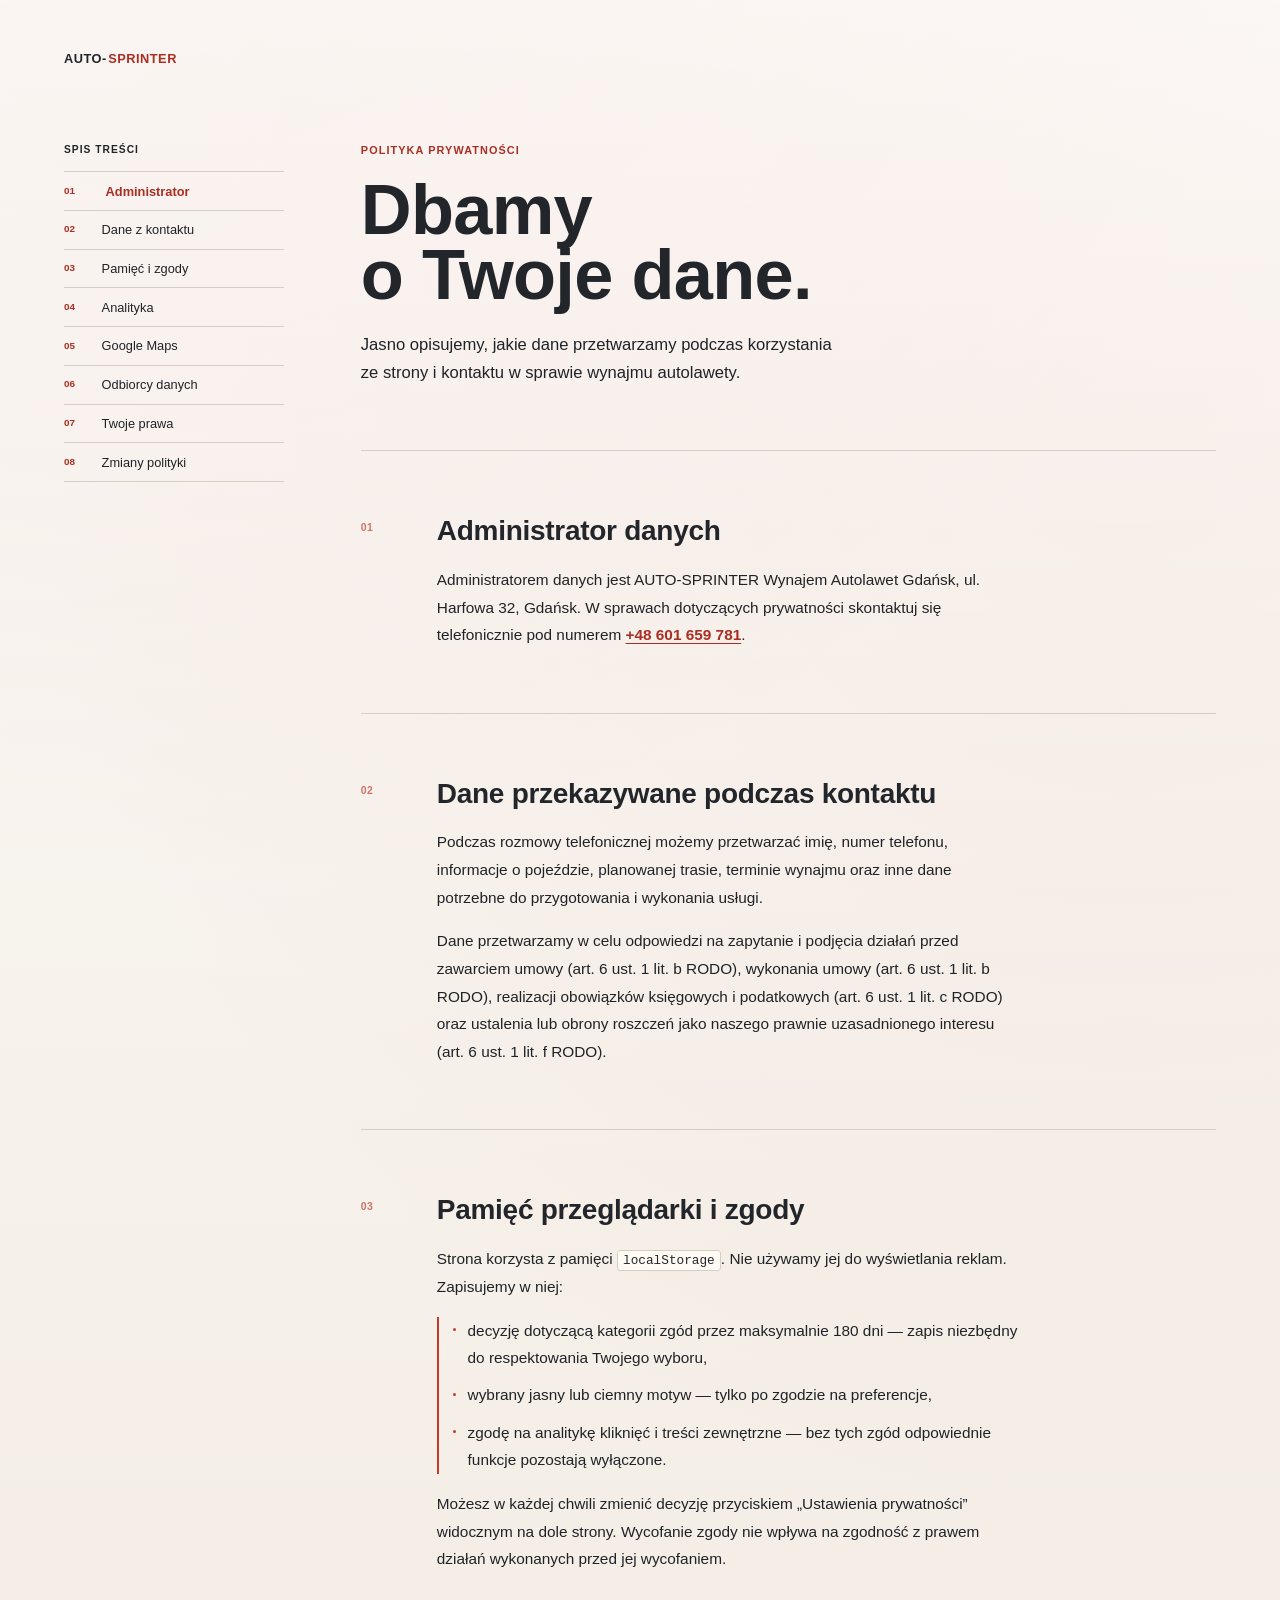
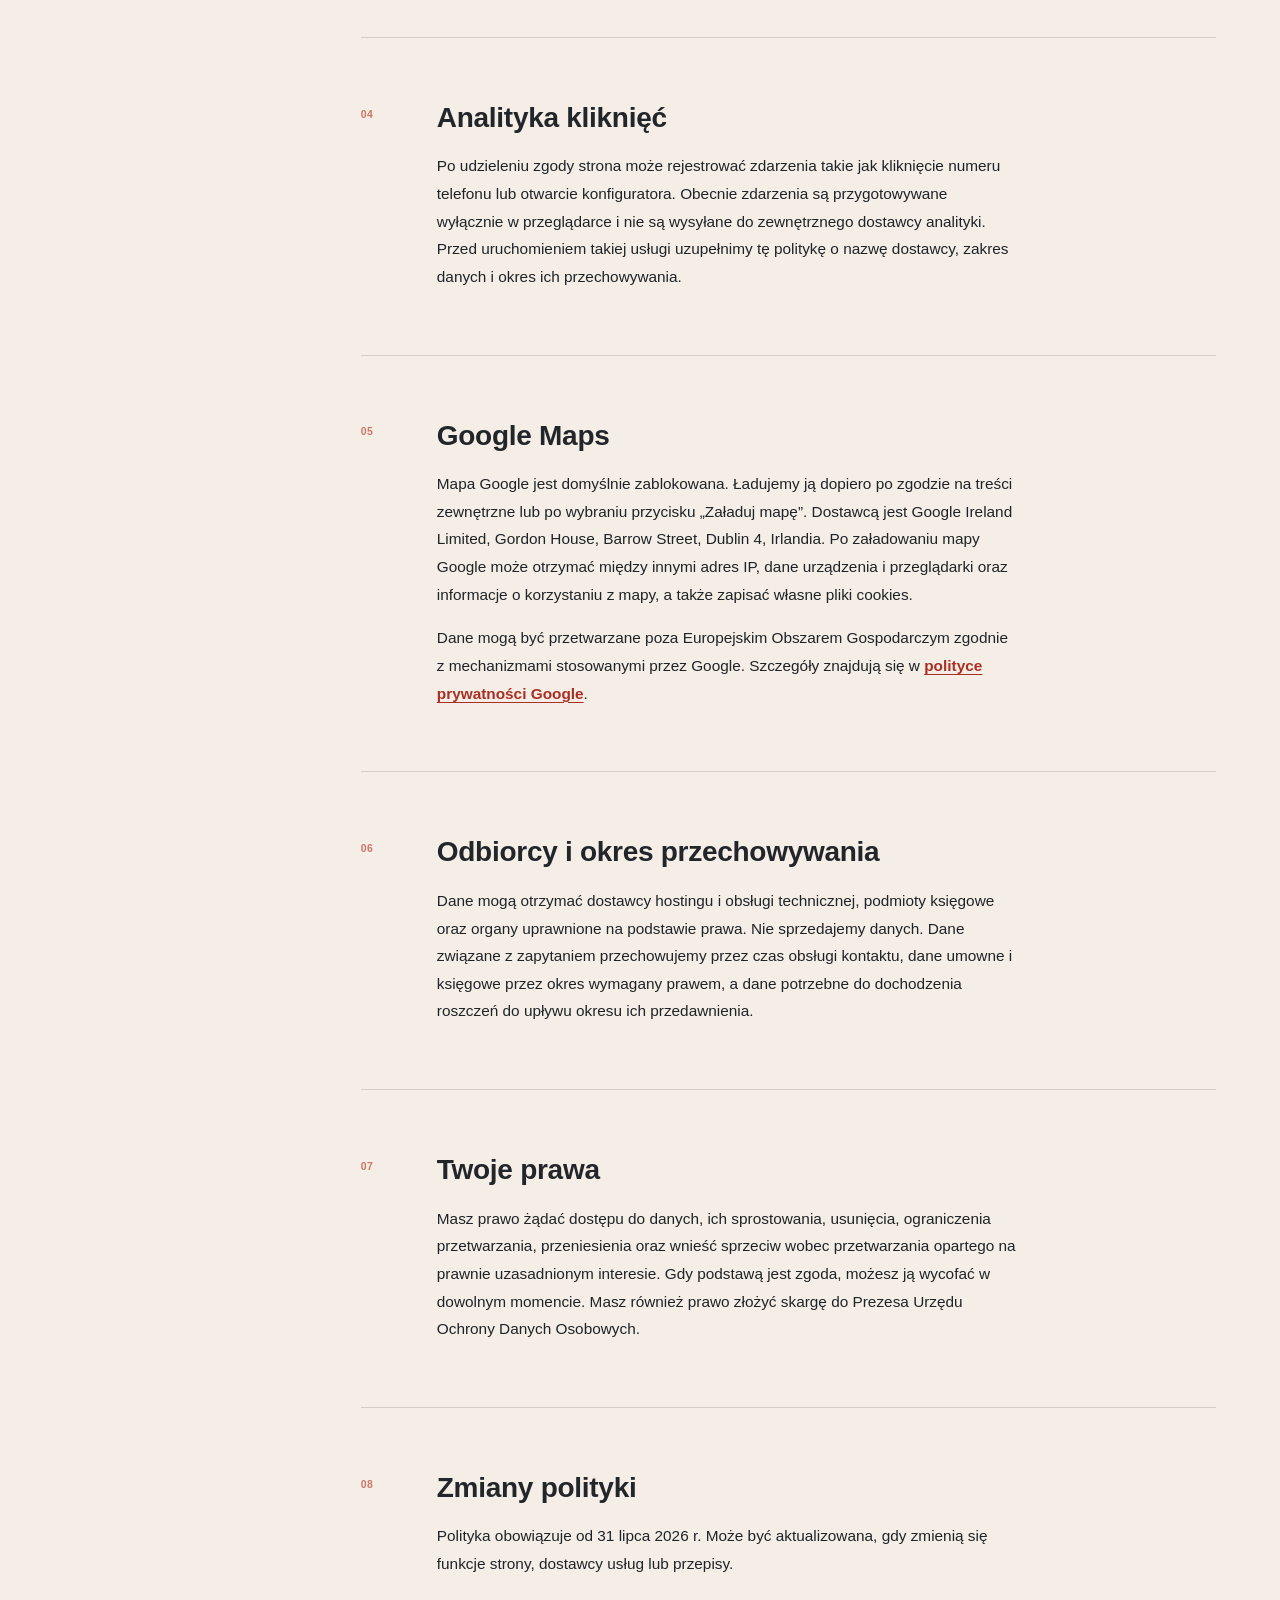
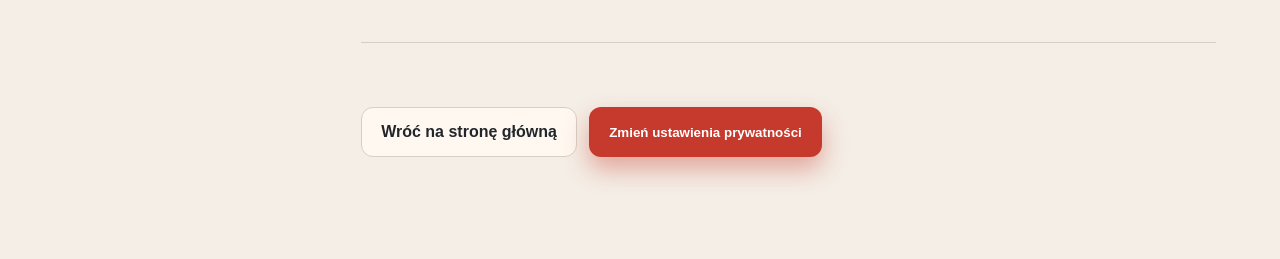
<file: privacy.html>
<!DOCTYPE html>
<html lang="pl">
<head>
  <meta charset="UTF-8">
  <meta name="viewport" content="width=device-width, initial-scale=1.0">
  <title>Polityka prywatności | AUTO-SPRINTER</title>
  <meta name="description" content="Polityka prywatności AUTO-SPRINTER.">
  <script src="resources/scripts/privacy-consent.js"></script>
  <link rel="stylesheet" href="resources/styles/styles.css">
</head>
<body class="legal-body">
  <main class="page legal-page">
    <div class="container legal-wrap">
      <a class="legal-brand" href="index.html" aria-label="AUTO-SPRINTER — strona główna">
        <span>AUTO-</span>SPRINTER
      </a>

      <div class="legal-layout">
        <aside class="legal-index" aria-label="Spis treści">
          <p class="legal-index-label">Spis treści</p>
          <nav>
            <a href="#administrator"><span>01</span>Administrator</a>
            <a href="#kontakt"><span>02</span>Dane z kontaktu</a>
            <a href="#pamiec"><span>03</span>Pamięć i zgody</a>
            <a href="#analityka"><span>04</span>Analityka</a>
            <a href="#mapy"><span>05</span>Google Maps</a>
            <a href="#odbiorcy"><span>06</span>Odbiorcy danych</a>
            <a href="#prawa"><span>07</span>Twoje prawa</a>
            <a href="#zmiany"><span>08</span>Zmiany polityki</a>
          </nav>
        </aside>

        <div class="legal-main">
          <header class="legal-hero">
            <p class="legal-eyebrow">Polityka prywatności</p>
            <h1>Dbamy<br>o Twoje dane.</h1>
            <p class="legal-hero-lead">Jasno opisujemy, jakie dane przetwarzamy podczas korzystania ze strony i kontaktu w sprawie wynajmu autolawety.</p>
          </header>

          <div class="legal-content">
          <section id="administrator" class="legal-section">
            <span class="legal-section-number" aria-hidden="true">01</span>
            <div>
              <h2>Administrator danych</h2>
              <p>Administratorem danych jest AUTO-SPRINTER Wynajem Autolawet Gdańsk, ul. Harfowa 32, Gdańsk. W sprawach dotyczących prywatności skontaktuj się telefonicznie pod numerem <a href="tel:+48601659781">+48 601 659 781</a>.</p>
            </div>
          </section>

          <section id="kontakt" class="legal-section">
            <span class="legal-section-number" aria-hidden="true">02</span>
            <div>
              <h2>Dane przekazywane podczas kontaktu</h2>
              <p>Podczas rozmowy telefonicznej możemy przetwarzać imię, numer telefonu, informacje o pojeździe, planowanej trasie, terminie wynajmu oraz inne dane potrzebne do przygotowania i wykonania usługi.</p>
              <p>Dane przetwarzamy w celu odpowiedzi na zapytanie i podjęcia działań przed zawarciem umowy (art. 6 ust. 1 lit. b RODO), wykonania umowy (art. 6 ust. 1 lit. b RODO), realizacji obowiązków księgowych i podatkowych (art. 6 ust. 1 lit. c RODO) oraz ustalenia lub obrony roszczeń jako naszego prawnie uzasadnionego interesu (art. 6 ust. 1 lit. f RODO).</p>
            </div>
          </section>

          <section id="pamiec" class="legal-section">
            <span class="legal-section-number" aria-hidden="true">03</span>
            <div>
              <h2>Pamięć przeglądarki i zgody</h2>
              <p>Strona korzysta z pamięci <code>localStorage</code>. Nie używamy jej do wyświetlania reklam. Zapisujemy w niej:</p>
              <ul>
                <li>decyzję dotyczącą kategorii zgód przez maksymalnie 180 dni — zapis niezbędny do respektowania Twojego wyboru,</li>
                <li>wybrany jasny lub ciemny motyw — tylko po zgodzie na preferencje,</li>
                <li>zgodę na analitykę kliknięć i treści zewnętrzne — bez tych zgód odpowiednie funkcje pozostają wyłączone.</li>
              </ul>
              <p>Możesz w każdej chwili zmienić decyzję przyciskiem „Ustawienia prywatności” widocznym na dole strony. Wycofanie zgody nie wpływa na zgodność z prawem działań wykonanych przed jej wycofaniem.</p>
            </div>
          </section>

          <section id="analityka" class="legal-section">
            <span class="legal-section-number" aria-hidden="true">04</span>
            <div>
              <h2>Analityka kliknięć</h2>
              <p>Po udzieleniu zgody strona może rejestrować zdarzenia takie jak kliknięcie numeru telefonu lub otwarcie konfiguratora. Obecnie zdarzenia są przygotowywane wyłącznie w przeglądarce i nie są wysyłane do zewnętrznego dostawcy analityki. Przed uruchomieniem takiej usługi uzupełnimy tę politykę o nazwę dostawcy, zakres danych i okres ich przechowywania.</p>
            </div>
          </section>

          <section id="mapy" class="legal-section">
            <span class="legal-section-number" aria-hidden="true">05</span>
            <div>
              <h2>Google Maps</h2>
              <p>Mapa Google jest domyślnie zablokowana. Ładujemy ją dopiero po zgodzie na treści zewnętrzne lub po wybraniu przycisku „Załaduj mapę”. Dostawcą jest Google Ireland Limited, Gordon House, Barrow Street, Dublin 4, Irlandia. Po załadowaniu mapy Google może otrzymać między innymi adres IP, dane urządzenia i przeglądarki oraz informacje o korzystaniu z mapy, a także zapisać własne pliki cookies.</p>
              <p>Dane mogą być przetwarzane poza Europejskim Obszarem Gospodarczym zgodnie z mechanizmami stosowanymi przez Google. Szczegóły znajdują się w <a href="https://policies.google.com/privacy?hl=pl" target="_blank" rel="noopener noreferrer">polityce prywatności Google</a>.</p>
            </div>
          </section>

          <section id="odbiorcy" class="legal-section">
            <span class="legal-section-number" aria-hidden="true">06</span>
            <div>
              <h2>Odbiorcy i okres przechowywania</h2>
              <p>Dane mogą otrzymać dostawcy hostingu i obsługi technicznej, podmioty księgowe oraz organy uprawnione na podstawie prawa. Nie sprzedajemy danych. Dane związane z zapytaniem przechowujemy przez czas obsługi kontaktu, dane umowne i księgowe przez okres wymagany prawem, a dane potrzebne do dochodzenia roszczeń do upływu okresu ich przedawnienia.</p>
            </div>
          </section>

          <section id="prawa" class="legal-section">
            <span class="legal-section-number" aria-hidden="true">07</span>
            <div>
              <h2>Twoje prawa</h2>
              <p>Masz prawo żądać dostępu do danych, ich sprostowania, usunięcia, ograniczenia przetwarzania, przeniesienia oraz wnieść sprzeciw wobec przetwarzania opartego na prawnie uzasadnionym interesie. Gdy podstawą jest zgoda, możesz ją wycofać w dowolnym momencie. Masz również prawo złożyć skargę do Prezesa Urzędu Ochrony Danych Osobowych.</p>
            </div>
          </section>

          <section id="zmiany" class="legal-section">
            <span class="legal-section-number" aria-hidden="true">08</span>
            <div>
              <h2>Zmiany polityki</h2>
              <p>Polityka obowiązuje od 31 lipca 2026 r. Może być aktualizowana, gdy zmienią się funkcje strony, dostawcy usług lub przepisy.</p>
            </div>
          </section>

          <div class="legal-actions">
            <a class="btn btn-ghost" href="index.html">Wróć na stronę główną</a>
            <button class="btn btn-primary" type="button" onclick="window.autoSprinterPrivacy.openSettings()">Zmień ustawienia prywatności</button>
          </div>
          </div><!-- /.legal-content -->
        </div><!-- /.legal-main -->
      </div><!-- /.legal-layout -->
    </div>
  </main>
</body>
</html>
</file>
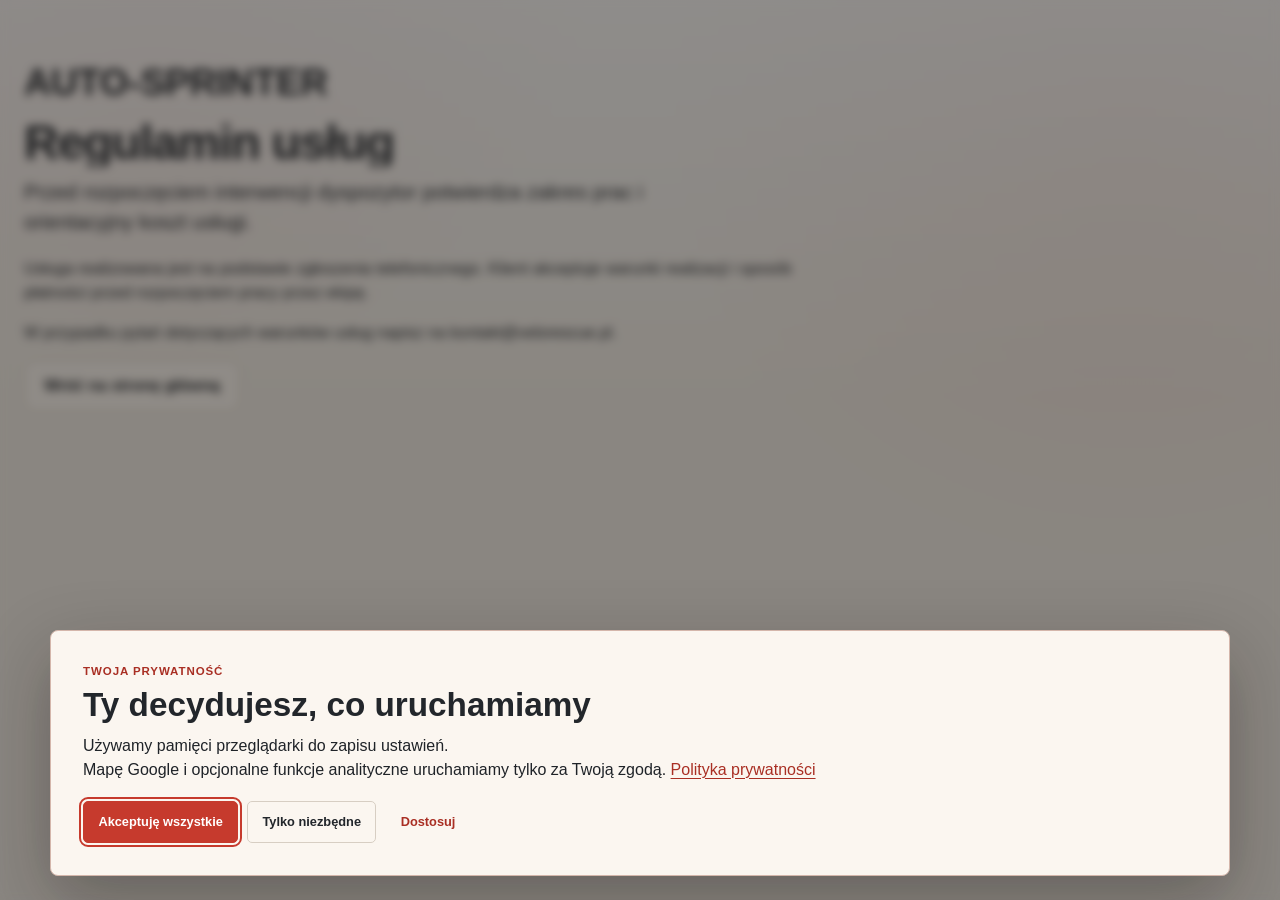
<file: terms.html>
<!DOCTYPE html>
<html lang="pl">
<head>
  <meta charset="UTF-8">
  <meta name="viewport" content="width=device-width, initial-scale=1.0">
  <title>Regulamin | AUTO-SPRINTER</title>
  <meta name="description" content="Regulamin usług AUTO-SPRINTER.">
  <script src="resources/scripts/privacy-consent.js"></script>
  <link rel="stylesheet" href="resources/styles/styles.css">
</head>
<body>
  <main class="page">
    <section class="section-gap">
      <div class="container legal-wrap">
        <p class="kicker">AUTO-SPRINTER</p>
        <h1 class="section-title">Regulamin usług</h1>
        <p class="section-lead">Przed rozpoczęciem interwencji dyspozytor potwierdza zakres prac i orientacyjny koszt usługi.</p>
        <p>Usługa realizowana jest na podstawie zgłoszenia telefonicznego. Klient akceptuje warunki realizacji i sposób płatności przed rozpoczęciem pracy przez ekipę.</p>
        <p>W przypadku pytań dotyczących warunków usług napisz na kontakt@velorescue.pl.</p>
        <p><a class="btn btn-ghost" href="index.html">Wróć na stronę główną</a></p>
      </div>
    </section>
  </main>
</body>
</html>
</file>
<file: resources/styles/styles.css>
:root {
  --bg: #f4eee6;
  --page-bg: #f4eee6;
  --surface: #fffaf4;
  --text: #22262b;
  --text-muted: #1f2328;
  --line: #d7cec3;
  --accent: #c63a2d;
  --accent-strong: #a92f24;
  --accent-soft: #dd6b5d;
  --shadow: 0 18px 44px rgba(66, 39, 29, 0.12);
  --radius-card: 12px;
  --radius-pill: 12px;
}

:root[data-theme="dark"] {
  --bg: #191d22;
  --page-bg: #191d22;
  --surface: #252b32;
  --text: #f6f8fa;
  --text-muted: #b4bec8;
  --line: #39424d;
  --accent: #ff7a2f;
  --accent-strong: #e2601a;
  --accent-soft: #ff974d;
  --shadow: 0 22px 56px rgba(0, 0, 0, 0.55);
}

* {
  box-sizing: border-box;
}

html,
body {
  margin: 0;
  padding: 0;
}

html {
  scroll-behavior: smooth;
}

html.lenis,
html.lenis body {
  height: auto;
}

@keyframes heroFloat {
  0% { transform: translateY(0px); }
  50% { transform: translateY(-10px); }
  100% { transform: translateY(0px); }
}

@keyframes iconBob {
  0% { transform: translateY(0px) scale(1); }
  50% { transform: translateY(-4px) scale(1.03); }
  100% { transform: translateY(0px) scale(1); }
}

@keyframes ctaGlow {
  0% { box-shadow: 0 18px 38px rgba(242, 106, 27, 0.2); }
  50% { box-shadow: 0 24px 54px rgba(242, 106, 27, 0.34); }
  100% { box-shadow: 0 18px 38px rgba(242, 106, 27, 0.2); }
}

@keyframes heroPhotoPan {
  0% { transform: translateX(-3%) scale(1.12); }
  100% { transform: translateX(3%) scale(1.12); }
}

body {
  font-family: "Outfit", "Avenir Next", "Segoe UI", sans-serif;
  background-color: var(--page-bg);
  background-image:
    linear-gradient(180deg, rgba(255, 255, 255, 0.7), transparent 45%),
    radial-gradient(circle at 12% -8%, rgba(198, 58, 45, 0.12), transparent 30%),
    radial-gradient(circle at 88% 12%, rgba(221, 107, 93, 0.1), transparent 34%);
  color: var(--text);
  line-height: 1.5;
  min-height: 100vh;
  min-height: 100svh;
  position: relative;
  transition: background-color 0.18s linear, color 0.3s ease;
}

:root[data-theme="dark"] body {
  background-image:
    linear-gradient(180deg, rgba(255, 255, 255, 0.02), transparent 45%),
    radial-gradient(circle at 12% -8%, rgba(239, 108, 31, 0.26), transparent 32%),
    radial-gradient(circle at 88% 12%, rgba(255, 140, 59, 0.14), transparent 34%);
}

body::before {
  content: "";
  position: fixed;
  inset: 0;
  pointer-events: none;
  z-index: 1;
  opacity: 0.05;
  background-image:
    radial-gradient(circle at 20% 30%, rgba(90, 64, 51, 0.16) 0 1px, transparent 1px),
    radial-gradient(circle at 75% 60%, rgba(90, 64, 51, 0.12) 0 1px, transparent 1px);
  background-size: 3px 3px, 4px 4px;
  mix-blend-mode: soft-light;
}

:root[data-theme="dark"] body::before {
  opacity: 0.08;
  background-image:
    radial-gradient(circle at 20% 30%, rgba(255, 255, 255, 0.25) 0 1px, transparent 1px),
    radial-gradient(circle at 75% 60%, rgba(255, 255, 255, 0.22) 0 1px, transparent 1px);
}

.page {
  overflow-x: hidden;
  position: relative;
  z-index: 2;
}

.tone-gunmetal {
  --section-tone: #f7f1ea;
}

.tone-steel {
  --section-tone: #f2ece4;
}

.tone-carbon {
  --section-tone: #f8f3ec;
}

.tone-cinder {
  --section-tone: #efe8df;
}

.tone-ash {
  --section-tone: #f5efe7;
}

.tone-obsidian {
  --section-tone: #ede6dc;
}

:root[data-theme="dark"] .tone-gunmetal {
  --section-tone: #191d22;
}

:root[data-theme="dark"] .tone-steel {
  --section-tone: #21262d;
}

:root[data-theme="dark"] .tone-carbon {
  --section-tone: #1d2228;
}

:root[data-theme="dark"] .tone-cinder {
  --section-tone: #15191e;
}

:root[data-theme="dark"] .tone-ash {
  --section-tone: #262c33;
}

:root[data-theme="dark"] .tone-obsidian {
  --section-tone: #111418;
}

.container {
  width: 100%;
  padding-inline: clamp(1rem, 3vw, 1.5rem);
  box-sizing: border-box;
}

/* ── Legal pages ─────────────────────────────────────────── */

.legal-wrap {
  max-width: 860px;
}

.legal-body,
.legal-page {
  min-height: 100svh;
}

.legal-page {
  overflow-x: clip;
}

.legal-page .legal-wrap {
  width: min(1200px, 100%);
  max-width: none;
  margin-inline: auto;
  padding-top: clamp(1.5rem, 3vw, 2.5rem);
  padding-bottom: clamp(4rem, 8vw, 8rem);
}

.legal-brand {
  display: inline-flex;
  align-items: center;
  gap: 0.1em;
  min-height: 40px;
  color: var(--accent-strong);
  font-size: 0.8rem;
  font-weight: 860;
  letter-spacing: 0.04em;
  text-decoration: none;
  text-transform: uppercase;
}

.legal-brand span {
  color: var(--text);
}

/* two-column layout: sidebar | main */
.legal-layout {
  display: grid;
  grid-template-columns: 220px minmax(0, 1fr);
  gap: 0 clamp(3rem, 6vw, 6rem);
  align-items: start;
  margin-top: clamp(2.5rem, 5vw, 4.5rem);
}

/* ── Sticky sidebar ─── */
.legal-index {
  position: sticky;
  top: clamp(1.5rem, 3vh, 2.5rem);
  max-height: calc(100vh - 5rem);
  overflow-y: auto;
  scrollbar-width: none;
}

.legal-index::-webkit-scrollbar {
  display: none;
}

.legal-index-label {
  margin: 0 0 0.85rem;
  color: var(--text-muted);
  font-size: 0.64rem;
  font-weight: 850;
  letter-spacing: 0.1em;
  text-transform: uppercase;
}

.legal-index nav {
  display: grid;
}

.legal-index a {
  display: flex;
  gap: 0.75rem;
  align-items: center;
  padding: 0.58rem 0;
  border-bottom: 1px solid var(--line);
  color: var(--text-muted);
  font-size: 0.8rem;
  font-weight: 500;
  text-decoration: none;
  transition: color 0.18s ease, gap 0.18s ease;
}

.legal-index a:first-child {
  border-top: 1px solid var(--line);
}

.legal-index a:hover,
.legal-index a:focus-visible,
.legal-index a.is-active {
  gap: 1rem;
  color: var(--text);
}

.legal-index a.is-active {
  color: var(--accent-strong);
  font-weight: 800;
}

.legal-index a span {
  flex-shrink: 0;
  width: 1.6rem;
  color: var(--accent-strong);
  font-size: 0.62rem;
  font-weight: 860;
}

/* ── Hero inside main column ─── */
.legal-hero {
  padding-bottom: clamp(2.5rem, 5vw, 5rem);
  border-bottom: 1px solid var(--line);
}

.legal-eyebrow {
  margin: 0 0 1.2rem;
  color: var(--accent-strong);
  font-size: 0.68rem;
  font-weight: 860;
  letter-spacing: 0.1em;
  text-transform: uppercase;
}

.legal-hero h1 {
  margin: 0 0 1.5rem;
  color: var(--text);
  font-size: clamp(2.8rem, 5.5vw, 5.2rem);
  font-weight: 760;
  line-height: 0.92;
  letter-spacing: -0.01em;
}

.legal-hero-lead {
  max-width: 52ch;
  margin: 0;
  color: var(--text-muted);
  font-size: clamp(0.98rem, 1.3vw, 1.1rem);
  line-height: 1.65;
}

/* ── Sections ─── */
.legal-content {
  min-width: 0;
}

.legal-section {
  display: grid;
  grid-template-columns: 3rem minmax(0, 1fr);
  gap: 0 1.75rem;
  padding: clamp(2.4rem, 5vw, 4rem) 0;
  border-bottom: 1px solid var(--line);
  scroll-margin-top: 2rem;
}

.legal-section-number {
  padding-top: 0.3rem;
  color: color-mix(in srgb, var(--accent) 60%, var(--line));
  font-size: 0.65rem;
  font-weight: 860;
  letter-spacing: 0.04em;
}

.legal-section h2 {
  margin: 0 0 1.2rem;
  color: var(--text);
  font-size: clamp(1.3rem, 2.2vw, 1.75rem);
  font-weight: 720;
  line-height: 1.12;
  letter-spacing: -0.01em;
}

.legal-section p,
.legal-section li {
  max-width: 68ch;
  color: var(--text-muted);
  font-size: 0.96rem;
  line-height: 1.8;
}

.legal-section p { margin: 0; }
.legal-section p + p { margin-top: 1rem; }

.legal-section a {
  color: var(--accent-strong);
  font-weight: 650;
  text-decoration-thickness: 1px;
  text-underline-offset: 3px;
}

.legal-section code {
  padding: 0.1rem 0.32rem;
  border: 1px solid var(--line);
  border-radius: 3px;
  background: var(--surface);
  color: var(--text);
  font-size: 0.83em;
}

.legal-section ul {
  display: grid;
  gap: 0.6rem;
  margin: 1rem 0;
  padding: 0 0 0 0.9rem;
  border-left: 2px solid var(--accent);
  list-style: none;
}

.legal-section li {
  position: relative;
  padding-left: 0.9rem;
}

.legal-section li::before {
  content: "";
  position: absolute;
  top: 0.72rem;
  left: 0;
  width: 3px;
  height: 3px;
  border-radius: 50%;
  background: var(--accent);
}

.legal-actions {
  display: flex;
  flex-wrap: wrap;
  gap: 0.75rem;
  padding-top: clamp(2.5rem, 5vw, 4.5rem);
}

/* ── Narrow screens: sidebar becomes horizontal strip ─── */
@media (max-width: 860px) {
  .legal-layout {
    grid-template-columns: 1fr;
    margin-top: clamp(1.5rem, 4vw, 3rem);
  }

  .legal-index {
    position: sticky;
    top: 0;
    z-index: 30;
    max-height: none;
    margin: 0 calc(clamp(1rem, 3vw, 1.5rem) * -1);
    padding: 0.6rem clamp(1rem, 3vw, 1.5rem);
    border-top: 1px solid var(--line);
    border-bottom: 1px solid var(--line);
    background: color-mix(in srgb, var(--surface) 92%, transparent);
    backdrop-filter: blur(14px);
  }

  .legal-index-label { display: none; }

  .legal-index nav {
    display: flex;
    gap: 0.4rem;
    overflow-x: auto;
    scrollbar-width: none;
  }

  .legal-index nav::-webkit-scrollbar { display: none; }

  .legal-index a {
    flex: 0 0 auto;
    gap: 0.4rem;
    padding: 0.38rem 0.6rem;
    border: 1px solid var(--line);
    border-radius: 4px;
    background: var(--surface);
    font-size: 0.74rem;
  }

  .legal-index a:first-child { border-top: 1px solid var(--line); }
}

@media (max-width: 560px) {
  .legal-hero h1 {
    font-size: clamp(2.4rem, 13vw, 3.4rem);
  }

  .legal-section {
    grid-template-columns: 2.2rem minmax(0, 1fr);
    gap: 0 0.9rem;
    padding: 2rem 0;
  }

  .legal-actions {
    display: grid;
  }

  .legal-actions .btn { width: 100%; }
}

/* ── Error pages ─────────────────────────────────────────── */
.errpage {
  position: relative;
  min-height: 100vh;
  min-height: 100svh;
  display: flex;
  align-items: flex-end;
  overflow: hidden;
}

.errpage-bg {
  position: absolute;
  inset: 0;
  z-index: 0;
}

.errpage-photo {
  position: absolute;
  inset: 0;
  width: 100%;
  height: 100%;
  object-fit: cover;
  object-position: center 40%;
  filter: brightness(0.68) saturate(0.9);
}

.errpage-overlay {
  position: absolute;
  inset: 0;
  background:
    linear-gradient(to top, rgba(8, 11, 16, 0.92) 0%, rgba(8, 11, 16, 0.54) 38%, rgba(8, 11, 16, 0.22) 70%, rgba(8, 11, 16, 0.12) 100%),
    linear-gradient(105deg, rgba(198, 58, 45, 0.28) 0%, transparent 55%);
}

.errpage-num {
  position: absolute;
  inset: 0;
  z-index: 1;
  display: flex;
  align-items: center;
  justify-content: center;
  font-size: clamp(22vw, 38vw, 52vw);
  font-weight: 900;
  letter-spacing: -0.06em;
  line-height: 1;
  color: transparent;
  -webkit-text-stroke: 1px rgba(255, 255, 255, 0.07);
  background: linear-gradient(180deg, rgba(255, 255, 255, 0.09) 0%, rgba(255, 255, 255, 0.02) 100%);
  -webkit-background-clip: text;
  background-clip: text;
  user-select: none;
  pointer-events: none;
}

.errpage-content {
  position: relative;
  z-index: 2;
  width: 100%;
  padding: clamp(2.5rem, 6vw, 4.5rem) clamp(1.25rem, 5vw, 4rem) clamp(3rem, 7vw, 5.5rem);
  max-width: 780px;
}

.errpage-brand {
  display: inline-flex;
  align-items: center;
  gap: 0.5rem;
  margin-bottom: 2rem;
  text-decoration: none;
  color: rgba(255, 255, 255, 0.72);
  font-size: 0.92rem;
  font-weight: 700;
  letter-spacing: 0.04em;
  text-transform: uppercase;
  opacity: 0.8;
  transition: opacity 0.2s;
}

.errpage-brand:hover {
  opacity: 1;
}

.errpage-logo {
  width: 26px;
  height: 26px;
  object-fit: contain;
}

.errpage-title {
  margin: 0 0 1rem;
  font-size: clamp(2rem, 5.5vw, 3.8rem);
  font-weight: 800;
  line-height: 1.1;
  letter-spacing: -0.02em;
  color: #ffffff;
  max-width: 18ch;
  text-shadow: 0 4px 28px rgba(0, 0, 0, 0.5);
}

.errpage-lead {
  margin: 0;
  font-size: clamp(1rem, 1.8vw, 1.15rem);
  color: rgba(230, 235, 242, 0.82);
  max-width: 48ch;
  line-height: 1.6;
}

.errpage-actions {
  display: flex;
  flex-wrap: wrap;
  gap: 0.8rem;
  margin-top: 2rem;
}

.errpage-btn-ghost {
  border-color: rgba(255, 255, 255, 0.32) !important;
  color: rgba(255, 255, 255, 0.88) !important;
  background: rgba(255, 255, 255, 0.06) !important;
  backdrop-filter: blur(8px);
}

.errpage-btn-ghost:hover {
  border-color: rgba(255, 255, 255, 0.6) !important;
  background: rgba(255, 255, 255, 0.12) !important;
}

@media (max-width: 600px) {
  .errpage-num {
    font-size: 52vw;
    align-items: flex-start;
    padding-top: 12vh;
  }

  .errpage-title {
    font-size: clamp(1.65rem, 8vw, 2.4rem);
  }

  .errpage-actions {
    flex-direction: column;
  }
}

.section-gap {
  padding-block: clamp(4.5rem, 8vw, 9rem);
}

.section-tight {
  padding-block: clamp(1rem, 2.5vw, 2rem);
}

.skip-link {
  position: absolute;
  left: -9999px;
  top: auto;
}

.skip-link:focus {
  left: 1rem;
  top: 1rem;
  z-index: 1000;
  background: var(--accent);
  color: #fff;
  padding: 0.6rem 1rem;
  border-radius: 8px;
}

.site-header {
  position: fixed;
  top: 1rem;
  left: 1rem;
  right: 1rem;
  z-index: 160;
  display: flex;
  align-items: center;
  justify-content: space-between;
  gap: 0.9rem;
}

.brand-badge {
  display: inline-flex;
  align-items: center;
  gap: 0.62rem;
  padding: 0.45rem 0.7rem;
  border-radius: 999px;
  border: 1px solid color-mix(in srgb, var(--line) 52%, transparent);
  background: color-mix(in srgb, var(--surface) 72%, transparent);
  backdrop-filter: blur(14px);
  box-shadow: 0 12px 28px rgba(0, 0, 0, 0.24), inset 0 1px 0 rgba(255, 255, 255, 0.1);
  text-decoration: none;
}

.brand-logo-wrap {
  width: 34px;
  height: 34px;
  display: grid;
  place-items: center;
  border-radius: 50%;
  background: rgba(255, 255, 255, 0.1);
  overflow: hidden;
}

.brand-logo {
  width: 100%;
  height: 100%;
  object-fit: contain;
  display: block;
}

.brand-logo-dark {
  display: none;
}

:root[data-theme="dark"] .brand-logo-light {
  display: none;
}

:root[data-theme="dark"] .brand-logo-dark {
  display: block;
}

.brand-name {
  font-size: 0.9rem;
  font-weight: 800;
  letter-spacing: 0.05em;
  text-transform: uppercase;
  color: #ffffff;
  white-space: nowrap;
}

.brand-name-auto {
  color: #111111;
}

:root[data-theme="dark"] .brand-name-auto {
  color: #ffffff;
}

.brand-name-sprinter {
  color: #a92f24;
}

:root[data-theme="dark"] .brand-name-sprinter {
  color: #ff9f1c;
}

.scroll-progress {
  position: fixed;
  top: 0;
  left: 0;
  width: 100%;
  height: 3px;
  z-index: 120;
  background: color-mix(in srgb, var(--line) 52%, transparent);
  transform-origin: left center;
}

.scroll-progress__bar {
  width: 100%;
  height: 100%;
  transform: scaleX(0);
  transform-origin: left center;
  background: linear-gradient(90deg, var(--accent), var(--accent-soft));
  box-shadow: 0 0 18px color-mix(in srgb, var(--accent) 55%, transparent);
}

.header-actions {
  display: flex;
  align-items: center;
  gap: 0.8rem;
}

.header-actions-floating {
  padding: 0.5rem;
  border-radius: 999px;
  background: color-mix(in srgb, var(--surface) 72%, transparent);
  border: 1px solid color-mix(in srgb, var(--line) 52%, transparent);
  backdrop-filter: blur(16px);
  box-shadow: 0 12px 28px rgba(0, 0, 0, 0.24), inset 0 1px 0 rgba(255, 255, 255, 0.08);
}

.theme-toggle {
  border: 0;
  background: transparent;
  color: var(--text);
  border-radius: var(--radius-pill);
  padding: 0;
  width: 52px;
  height: 32px;
  cursor: pointer;
}

.theme-toggle-track {
  position: relative;
  width: 100%;
  height: 100%;
  border-radius: var(--radius-pill);
  border: 1px solid var(--line);
  background: color-mix(in srgb, var(--surface) 84%, transparent);
  display: inline-flex;
  align-items: center;
  padding: 3px;
  transition: background-color 0.25s ease, border-color 0.25s ease;
}

.theme-icon {
  position: absolute;
  top: 50%;
  transform: translateY(-50%);
  font-size: 0.75rem;
  line-height: 1;
  color: var(--text-muted);
  opacity: 0.85;
  pointer-events: none;
}

.theme-icon.sun {
  left: 7px;
}

.theme-icon.moon {
  right: 7px;
}

.theme-toggle-thumb {
  position: relative;
  z-index: 1;
  width: 24px;
  height: 24px;
  border-radius: 50%;
  background: var(--text);
  transform: translateX(0);
  transition: transform 0.25s ease, background-color 0.25s ease;
}

:root[data-theme="dark"] .theme-toggle-track {
  background: color-mix(in srgb, var(--accent) 28%, var(--surface) 72%);
  border-color: color-mix(in srgb, var(--accent) 50%, var(--line) 50%);
}

:root[data-theme="dark"] .theme-toggle-thumb {
  transform: translateX(20px);
  background: #ffffff;
}

:root[data-theme="dark"] .theme-icon.sun {
  opacity: 0.45;
}

:root[data-theme="dark"] .theme-icon.moon {
  opacity: 0.95;
  color: #f7f8fb;
}

.btn {
  --mx: 0px;
  --my: 0px;
  --btn-raise: 0px;
  --btn-scale: 1;
  display: inline-flex;
  align-items: center;
  justify-content: center;
  border-radius: var(--radius-pill);
  border: 1px solid transparent;
  padding: 0.75rem 1.2rem;
  font-weight: 600;
  text-decoration: none;
  transform: translate(var(--mx), calc(var(--my) + var(--btn-raise))) scale(var(--btn-scale));
  transition: transform 0.25s ease, box-shadow 0.25s ease, background-color 0.25s ease, border-color 0.25s ease;
  will-change: transform;
}

.btn:active {
  --btn-scale: 0.98;
}

a:focus-visible,
button:focus-visible,
summary:focus-visible {
  outline: 2px solid var(--accent);
  outline-offset: 2px;
}

.btn-primary {
  position: relative;
  background: var(--accent);
  color: #ffffff;
  box-shadow: 0 12px 24px color-mix(in srgb, var(--accent) 40%, transparent);
  overflow: hidden;
}

.btn-call {
  width: 42px;
  height: 42px;
  padding: 0;
  border-radius: 50%;
  font-size: 1rem;
}

.call-icon {
  display: inline-block;
  transform: translateY(-1px);
}

.btn-primary::after {
  content: "";
  position: absolute;
  top: -30%;
  left: -120%;
  width: 50%;
  height: 160%;
  background: linear-gradient(90deg, transparent, rgba(255, 255, 255, 0.35), transparent);
  transform: skewX(-20deg);
  transition: left 0.6s ease;
}

.btn-primary:hover {
  background: var(--accent-strong);
  --btn-raise: -1px;
}

.btn-primary:hover::after {
  left: 130%;
}

.btn-ghost {
  border-color: var(--line);
  color: var(--text);
  background: color-mix(in srgb, var(--surface) 84%, transparent);
}

.btn-ghost:hover {
  border-color: var(--accent);
}

.hero {
  padding-top: 0;
  padding-bottom: 0;
  min-height: 100vh;
  min-height: 100svh;
  display: grid;
  align-items: center;
}

.hero.section-gap {
  padding-block: 0;
}

.hero-shell {
  position: relative;
  width: 100%;
  min-height: 100vh;
  min-height: 100svh;
  border: 0;
  border-radius: 0;
  padding: 0;
  background: color-mix(in srgb, var(--surface) 88%, #efe5da 12%);
  box-shadow: none;
  overflow: hidden;
  isolation: isolate;
  animation: heroIntro 0.95s cubic-bezier(0.22, 1, 0.36, 1) both;
}

.hero-shell::before {
  content: "";
  position: absolute;
  inset: 0;
  background: linear-gradient(100deg, rgba(250, 244, 237, 0.94) 0%, rgba(250, 244, 237, 0.88) 30%, rgba(250, 244, 237, 0.34) 58%, rgba(250, 244, 237, 0.82) 100%);
  pointer-events: none;
  z-index: 1;
}

.hero-shell::after {
  content: "";
  position: absolute;
  inset: -30% -10%;
  background:
    radial-gradient(circle at 72% 48%, rgba(198, 58, 45, 0.24), transparent 40%),
    radial-gradient(circle at 80% 80%, rgba(221, 107, 93, 0.14), transparent 38%);
  mix-blend-mode: screen;
  animation: heroGlowShift 8s ease-in-out infinite alternate;
  pointer-events: none;
  z-index: 1;
}

.hero-grid,
.hero-overlay,
.hero-media,
.hero-copy {
  position: relative;
  z-index: 2;
}

.hero .reveal {
  opacity: 1 !important;
  visibility: visible !important;
  transform: none !important;
}

.hero-grid {
  display: grid;
  min-height: 100vh;
  min-height: 100svh;
  grid-template-columns: minmax(0, 1fr);
  align-items: end;
  padding-top: clamp(7rem, 12vh, 10rem);
  padding-bottom: clamp(2.2rem, 6vh, 4.2rem);
}

:root:not([data-theme="dark"]) .hero-copy {
  display: inline-grid;
  justify-items: start;
  width: fit-content;
  max-width: min(34rem, 100%);
  padding: clamp(0.85rem, 2vw, 1.15rem);
  border-radius: 22px;
  background: linear-gradient(145deg, rgba(19, 25, 33, 0.5), rgba(19, 25, 33, 0.34));
  border: 1px solid rgba(255, 255, 255, 0.24);
  backdrop-filter: blur(8px) saturate(1.03);
  box-shadow: 0 14px 30px rgba(0, 0, 0, 0.24), inset 0 1px 0 rgba(255, 255, 255, 0.16);
}

:root[data-theme="dark"] .hero-copy {
  display: inline-grid;
  justify-items: start;
  width: fit-content;
  max-width: min(34rem, 100%);
  padding: clamp(0.85rem, 2vw, 1.15rem);
  border-radius: 22px;
  background: linear-gradient(145deg, rgba(22, 28, 36, 0.72), rgba(18, 24, 32, 0.58));
  border: 1px solid color-mix(in srgb, var(--line) 45%, transparent);
  backdrop-filter: blur(12px) saturate(1.1);
  box-shadow: 0 12px 32px rgba(0, 0, 0, 0.38), inset 0 1px 0 rgba(255, 255, 255, 0.06);
}

.kicker {
  display: inline-block;
  font-size: clamp(1.35rem, 3.2vw, 2.35rem);
  font-weight: 800;
  letter-spacing: -0.01em;
  text-transform: none;
  color: var(--text-muted);
  margin: 0 0 0.55rem;
}

.hero-copy h1 {
  margin: 0;
  font-size: clamp(1.05rem, 1.85vw, 1.5rem);
  line-height: 1.35;
  letter-spacing: 0;
  max-width: 30ch;
  font-weight: 600;
  text-wrap: balance;
  color: #22262b;
  text-shadow: none;
}

:root:not([data-theme="dark"]) .hero-copy,
:root:not([data-theme="dark"]) .hero-copy .kicker,
:root:not([data-theme="dark"]) .hero-copy .hero-subtext,
:root:not([data-theme="dark"]) .hero-copy .hero-meta {
  color: #ffffff;
}

:root:not([data-theme="dark"]) .hero-copy h1 {
  color: #f8fbff;
  text-shadow: 0 6px 22px rgba(0, 0, 0, 0.35);
}

:root:not([data-theme="dark"]) .hero-copy .kicker {
  opacity: 0.96;
}

.hero-subtext {
  margin-top: 1.2rem;
  margin-bottom: 1.7rem;
  font-size: clamp(0.95rem, 1.5vw, 1.08rem);
  color: var(--text-muted);
  max-width: 56ch;
}

.hero-cta {
  display: flex;
  flex-wrap: wrap;
  gap: 0.8rem;
}

.hero-media {
  position: absolute;
  inset: 0;
  margin: 0;
  border-radius: 0;
  background:
    linear-gradient(180deg, rgba(255, 255, 255, 0.16), rgba(255, 255, 255, 0.36)),
    radial-gradient(circle at 78% 52%, rgba(198, 58, 45, 0.08), transparent 44%),
    #f0e9e0;
  will-change: transform, opacity;
  animation: heroFloat 8.5s ease-in-out infinite, heroFilmMove 18s linear infinite alternate;
}

.hero-video {
  position: absolute;
  inset: 0;
  width: 100%;
  height: 100%;
  object-fit: cover;
  opacity: 0.94;
}

.hero-overlay {
  position: absolute;
  inset: 0;
  border-radius: 0;
  background: linear-gradient(to top, rgba(28, 33, 40, 0.22) 0%, rgba(28, 33, 40, 0.07) 38%, transparent 70%);
  pointer-events: none;
}

:root[data-theme="dark"] .hero-overlay {
  background: linear-gradient(to top, rgba(10, 14, 20, 0.52) 0%, rgba(10, 14, 20, 0.18) 40%, transparent 72%);
}

:root[data-theme="dark"] .hero-shell {
  background: #11161c;
}

:root[data-theme="dark"] .hero-shell::before {
  background: linear-gradient(100deg, rgba(12, 15, 20, 0.94) 0%, rgba(12, 15, 20, 0.85) 30%, rgba(12, 15, 20, 0.42) 58%, rgba(12, 15, 20, 0.82) 100%);
}

:root[data-theme="dark"] .hero-shell::after {
  background:
    radial-gradient(circle at 72% 48%, rgba(239, 108, 31, 0.3), transparent 40%),
    radial-gradient(circle at 80% 80%, rgba(255, 153, 77, 0.14), transparent 38%);
}

:root[data-theme="dark"] .hero-copy h1 {
  color: #f6f8fc;
  text-shadow: 0 16px 48px rgba(0, 0, 0, 0.5);
}

:root[data-theme="dark"] .hero-subtext {
  color: color-mix(in srgb, #c7d0da 88%, #ffffff 12%);
}

:root[data-theme="dark"] .hero-media {
  background:
    linear-gradient(180deg, rgba(6, 8, 10, 0.08), rgba(6, 8, 10, 0.18)),
    radial-gradient(circle at 78% 52%, rgba(239, 108, 31, 0.08), transparent 44%),
    #171f28;
}

:root[data-theme="dark"] .hero-video {
  opacity: 0.92;
  filter: contrast(1.04) saturate(0.92) brightness(0.94);
}

/* dark hero-overlay — merged above */

.hero-copy {
  max-width: 760px;
  padding: 0;
}

@keyframes heroFilmMove {
  0% { background-position: center, right 8% center, 78% 52%, center; }
  100% { background-position: center, right 11% center, 74% 56%, center; }
}

@keyframes heroGlowShift {
  0% { transform: translate3d(-1%, -1%, 0); }
  100% { transform: translate3d(2%, 1%, 0); }
}

@keyframes heroIntro {
  0% {
    opacity: 0;
    transform: translateY(24px) scale(0.99);
  }
  100% {
    opacity: 1;
    transform: translateY(0) scale(1);
  }
}

.trusted {
  border-top: 1px solid var(--line);
  border-bottom: 1px solid var(--line);
  transition: background-color 0.45s ease;
}

.trusted-grid {
  display: grid;
  grid-template-columns: auto 1fr;
  align-items: center;
  gap: 1.2rem;
}

.trusted-title {
  margin: 0;
  color: var(--text-muted);
  font-size: 0.78rem;
  letter-spacing: 0.15em;
  text-transform: uppercase;
}

.trusted-logos {
  display: none;
}

.trusted-brands {
  display: grid;
  grid-template-columns: repeat(5, minmax(0, 1fr));
  gap: 0.75rem;
  width: 100%;
}

.brand-mark {
  display: flex;
  align-items: center;
  justify-content: center;
  min-height: 46px;
  width: 100%;
  padding: 0.2rem;
  border: 1px solid color-mix(in srgb, var(--accent) 18%, var(--line) 82%);
  border-radius: 999px;
  background: color-mix(in srgb, var(--surface) 82%, transparent);
  box-shadow: 0 10px 22px color-mix(in srgb, var(--accent) 12%, transparent);
  animation: iconBob 4.5s ease-in-out infinite;
  transition: transform 0.25s ease, box-shadow 0.25s ease, background-color 0.25s ease, border-color 0.25s ease;
}

.brand-mark img {
  width: clamp(28px, 2.4vw, 42px);
  height: clamp(28px, 2.4vw, 42px);
  object-fit: contain;
  filter: brightness(0) invert(1);
  opacity: 0.95;
  transition: filter 0.25s ease, opacity 0.25s ease, transform 0.25s ease;
}

.brand-mark:nth-child(2) { animation-delay: 0.2s; }
.brand-mark:nth-child(3) { animation-delay: 0.4s; }
.brand-mark:nth-child(4) { animation-delay: 0.6s; }
.brand-mark:nth-child(5) { animation-delay: 0.8s; }

.brand-mark:hover {
  transform: translateY(-2px);
  box-shadow: 0 14px 28px color-mix(in srgb, var(--accent) 20%, transparent);
}

.brand-mark:hover img {
  opacity: 1;
}

:root[data-theme="dark"] .brand-mark {
  border-color: color-mix(in srgb, var(--accent-soft) 28%, var(--line) 72%);
  background: color-mix(in srgb, var(--surface) 60%, transparent);
  box-shadow: 0 12px 26px color-mix(in srgb, var(--accent) 24%, transparent);
}

:root[data-theme="dark"] .brand-mark img {
  filter: brightness(0) invert(1);
}

.trusted-note {
  margin-top: 0.55rem;
  margin-bottom: 0;
  color: var(--text-muted);
  font-size: 0.82rem;
}

.section-title {
  margin: 0;
  font-size: clamp(2.2rem, 4.9vw, 5rem);
  line-height: 0.98;
  letter-spacing: -0.03em;
  max-width: 14ch;
  text-wrap: balance;
}

.section-title,
.hero-copy h1 {
  clip-path: inset(0 0 0 0);
}

.section-lead {
  margin-top: 0.9rem;
  font-size: clamp(1.04rem, 1.8vw, 1.28rem);
  line-height: 1.45;
  color: var(--text-muted);
  max-width: 62ch;
}

.tile h3,
.step h3,
.faq-items summary,
.site-footer h3 {
  font-size: clamp(1.25rem, 2vw, 1.8rem);
  line-height: 1.08;
  letter-spacing: -0.02em;
}

.quote p {
  font-size: clamp(1.08rem, 1.7vw, 1.36rem);
  line-height: 1.35;
}

.services-cases {
  margin-top: 2.6rem;
  display: grid;
  gap: 1.4rem;
}

.service-story {
  --lift: 0px;
  --glow: 0;
  display: grid;
  grid-template-columns: repeat(3, minmax(220px, 1fr));
  gap: 1.2rem;
  align-items: stretch;
  min-height: clamp(220px, 28vw, 320px);
  padding: 0.95rem;
  border-radius: 34px;
  background: transparent;
  border: 1px solid transparent;
  box-shadow: none;
  transform: translateY(var(--lift));
  transition: transform 0.3s ease, box-shadow 0.3s ease, border-color 0.3s ease, background 0.3s ease;
  overflow: hidden;
  position: relative;
}

.service-story::before {
  content: "";
  position: absolute;
  inset: 0;
  background: linear-gradient(120deg, rgba(255, 255, 255, 0.04), transparent 35%, rgba(239, 108, 31, 0.08));
  opacity: 0;
  transition: opacity 0.25s ease;
  pointer-events: none;
}

.service-story:hover {
  --lift: -6px;
  background:
    radial-gradient(circle at 14% 10%, color-mix(in srgb, var(--accent) 18%, transparent), transparent 48%),
    radial-gradient(circle at 86% 10%, color-mix(in srgb, var(--accent) 18%, transparent), transparent 48%),
    #fff5ef;
  border-color: color-mix(in srgb, var(--accent) 52%, transparent);
  box-shadow:
    0 30px 56px rgba(66, 39, 29, 0.16),
    0 0 0 1px color-mix(in srgb, var(--accent) 24%, transparent),
    0 0 48px color-mix(in srgb, var(--accent) 18%, transparent);
}

.service-story:hover::before {
  opacity: 1;
}

.service-story-media {
  position: relative;
  grid-column: 1;
  width: 100%;
  height: clamp(200px, 24vw, 280px);
  border-radius: 28px;
  overflow: hidden;
  background: #f3ece4;
}

.service-story-video {
  width: 100%;
  height: 100%;
  display: block;
  object-fit: cover;
  object-position: center center;
  transform: scale(1.01);
  filter: saturate(0.92) contrast(1.06) brightness(0.35);
  transition: transform 0.65s ease, filter 0.65s ease, opacity 0.65s ease;
  opacity: 0.28;
}

.service-story:hover .service-story-video,
.service-story.is-playing .service-story-video {
  transform: scale(1.08);
  filter: saturate(1) contrast(1.1) brightness(0.98);
  opacity: 1;
}

.service-story-copy {
  display: contents;
}

.service-story-head {
  display: grid;
  grid-column: 2;
  place-items: center;
  height: clamp(200px, 24vw, 280px);
  border-radius: 28px;
  padding: clamp(0.7rem, 1.6vw, 1.1rem);
  text-align: center;
  background:
    radial-gradient(circle at 18% 12%, color-mix(in srgb, var(--accent) 18%, transparent), transparent 60%),
    radial-gradient(circle at 82% 12%, color-mix(in srgb, var(--accent) 18%, transparent), transparent 60%),
    color-mix(in srgb, var(--surface) 86%, #f1e5db 14%);
}

.service-story-index {
  display: inline-flex;
  align-items: center;
  justify-content: center;
  min-width: 4.4rem;
  color: var(--accent-soft);
  font-size: clamp(1rem, 2vw, 1.6rem);
  font-weight: 700;
  letter-spacing: 0.04em;
}

.service-story h3 {
  margin: 0;
  color: #22262b;
  font-size: clamp(1.6rem, 2.6vw, 3rem);
  line-height: 0.98;
  letter-spacing: -0.04em;
  max-width: none;
  text-align: center;
}

.service-story p {
  margin: 0;
  grid-column: 3;
  align-self: stretch;
  display: grid;
  place-items: center;
  height: clamp(200px, 24vw, 280px);
  border-radius: 28px;
  text-align: center;
  border: 1px solid color-mix(in srgb, var(--line) 58%, transparent);
  background:
    radial-gradient(circle at 88% 88%, color-mix(in srgb, var(--accent) 16%, transparent), transparent 62%),
    color-mix(in srgb, var(--surface) 92%, #f7eee5 8%);
  box-shadow: 0 12px 28px rgba(66, 39, 29, 0.1);
  color: var(--text-muted);
  font-size: clamp(0.98rem, 1.35vw, 1.12rem);
  line-height: 1.55;
  max-width: none;
  padding: clamp(0.8rem, 1.8vw, 1.25rem);
}

:root[data-theme="dark"] .service-story:hover {
  background:
    radial-gradient(circle at 14% 10%, color-mix(in srgb, var(--accent) 24%, transparent), transparent 48%),
    radial-gradient(circle at 86% 10%, color-mix(in srgb, var(--accent) 24%, transparent), transparent 48%),
    #1f1b1a;
  box-shadow:
    0 30px 56px rgba(0, 0, 0, 0.5),
    0 0 0 1px color-mix(in srgb, var(--accent) 24%, transparent),
    0 0 48px color-mix(in srgb, var(--accent) 18%, transparent);
}

:root[data-theme="dark"] .service-story-media {
  background: #0d1116;
}

:root[data-theme="dark"] .service-story h3 {
  color: #f8f9fb;
}

:root[data-theme="dark"] .service-story p {
  background: #12161b;
  border-color: color-mix(in srgb, var(--line) 72%, transparent);
  box-shadow: 0 14px 30px rgba(0, 0, 0, 0.34);
  color: rgba(245, 247, 250, 0.84);
}

:root[data-theme="dark"] .service-story-head {
  background:
    radial-gradient(circle at 18% 12%, color-mix(in srgb, var(--accent) 25%, transparent), transparent 60%),
    radial-gradient(circle at 82% 12%, color-mix(in srgb, var(--accent) 25%, transparent), transparent 60%),
    #12161b;
}

:root[data-theme="dark"] .service-story p {
  background:
    radial-gradient(circle at 88% 88%, color-mix(in srgb, var(--accent) 22%, transparent), transparent 62%),
    #12161b;
}

.tile::after,
.step::after,
.quote::after {
  content: "";
  position: absolute;
  inset: 0;
  border-radius: inherit;
  pointer-events: none;
  opacity: 0;
  background: linear-gradient(125deg, color-mix(in srgb, var(--accent) 16%, transparent), transparent 56%);
  transition: opacity 0.3s ease;
}

.service-story:hover::after,
.tile:hover::after,
.step:hover::after,
.quote:hover::after {
  opacity: 1;
}

.tile,
.tile-feature,
.tile:nth-child(2),
.tile:nth-child(3),
.tile:nth-child(4),
.tile:nth-child(5) {
  display: none;
}

.tile-feature {
  grid-column: span 3;
  grid-row: span 2;
  padding: 0;
  overflow: hidden;
  display: grid;
  grid-template-rows: 1.2fr auto;
}

.tile:nth-child(2) {
  grid-column: span 3;
}

.tile-image {
  padding: 0;
  overflow: hidden;
}

.tile:nth-child(3) {
  grid-column: span 2;
}

.tile:nth-child(4) {
  grid-column: span 2;
}

.tile:nth-child(5) {
  grid-column: span 2;
}

.tile-media {
  width: 100%;
  height: 100%;
  min-height: 220px;
  background-size: cover;
  background-position: center;
  transition: transform 0.8s ease;
}

.tile-media.media-tow {
  background-image: url("https://picsum.photos/seed/holowanie-noc/1200/900");
}

.tile-media.media-roadside {
  background-image: url("https://picsum.photos/seed/serwis-pobocze/900/1200");
}

.tile-media.media-fuel {
  background-image: url("https://picsum.photos/seed/paliwo-awaria/1200/900");
}

.tile:hover .tile-media {
  transform: scale(1.05);
}

.tile-copy {
  padding: 1.3rem;
}

.tile h3,
.step h3,
.quote-author,
.faq-items summary,
.site-footer h3 {
  margin: 0;
}

.tile p,
.step p,
.quote p,
.faq-items p,
.site-footer p {
  color: var(--text-muted);
  max-width: 65ch;
}

.process-grid {
  display: grid;
  grid-template-columns: 0.8fr 1.2fr;
  gap: 2rem;
}

.steps {
  list-style: none;
  margin: 0;
  padding: 0;
  display: grid;
  grid-template-columns: repeat(6, minmax(0, 1fr));
  gap: 1.6rem;
}

.step:nth-child(1) {
  grid-column: 1 / span 4;
  min-height: 220px;
}

.step:nth-child(2) {
  grid-column: 5 / -1;
  margin-top: 2.8rem;
}

.step:nth-child(3) {
  grid-column: 2 / span 5;
  margin-top: -0.2rem;
  min-height: 200px;
}

.step {
  --tilt-x: 0deg;
  --tilt-y: 0deg;
  --lift: 0px;
  background: color-mix(in srgb, var(--surface) 96%, transparent);
  border: 1px solid var(--line);
  border-radius: var(--radius-card);
  padding: 1.2rem;
  transform: perspective(1100px) rotateX(var(--tilt-x)) rotateY(var(--tilt-y)) translateY(var(--lift));
  transition: transform 0.25s ease, border-color 0.25s ease, box-shadow 0.25s ease, background-color 0.25s ease;
  position: relative;
  overflow: hidden;
}

.fleet-carousel-trigger {
  cursor: pointer;
}

.step::before {
  content: "";
  position: absolute;
  inset: 0;
  opacity: 0;
  transform: scale(1.08);
  transition: opacity 0.45s ease, transform 0.6s ease;
  background-size: cover;
  background-position: center;
  pointer-events: none;
  z-index: 0;
}

.step.step-mercedes::before {
  background-image: linear-gradient(135deg, rgba(16, 19, 24, 0.62), rgba(16, 19, 24, 0.36)), url("../photos/mercedes.JPG");
}

.step.step-vw::before {
  background-image: linear-gradient(135deg, rgba(16, 19, 24, 0.62), rgba(16, 19, 24, 0.36)), url("../photos/vw.jpg");
}

.step.step-mercedes:hover::before,
.step.step-vw:hover::before {
  opacity: 1;
  transform: scale(1);
}

.step.step-mercedes:hover,
.step.step-vw:hover {
  background: color-mix(in srgb, #11161d 88%, transparent);
  border-color: color-mix(in srgb, var(--accent) 58%, transparent);
}

.step.step-mercedes:hover h3,
.step.step-mercedes:hover p,
.step.step-vw:hover h3,
.step.step-vw:hover p {
  color: #f4f7fb;
  text-shadow: 0 2px 16px rgba(0, 0, 0, 0.52);
}

.step > * {
  position: relative;
  z-index: 1;
}

.step:hover {
  --lift: -3px;
  border-color: color-mix(in srgb, var(--accent) 38%, var(--line) 62%);
  background: color-mix(in srgb, var(--surface) 88%, var(--accent-soft) 12%);
  box-shadow:
    0 26px 40px rgba(0, 0, 0, 0.48),
    0 0 0 1px color-mix(in srgb, var(--accent) 28%, transparent),
    0 0 34px color-mix(in srgb, var(--accent) 16%, transparent);
}

.step-index {
  display: inline-block;
  margin-bottom: 0.6rem;
  color: color-mix(in srgb, var(--accent) 70%, var(--accent-soft) 30%);
  font-weight: 700;
  letter-spacing: 0.08em;
}

.reviews-carousel {
  margin-top: 2.2rem;
  overflow: hidden;
  position: relative;
  outline: none;
}

.reviews-carousel::before,
.reviews-carousel::after {
  content: "";
  position: absolute;
  top: 0;
  bottom: 0;
  width: clamp(2rem, 8vw, 6rem);
  z-index: 2;
  pointer-events: none;
}

.reviews-carousel::before {
  left: 0;
  background: linear-gradient(90deg, color-mix(in srgb, var(--section-tone) 88%, transparent), transparent);
}

.reviews-carousel::after {
  right: 0;
  background: linear-gradient(270deg, color-mix(in srgb, var(--section-tone) 88%, transparent), transparent);
}

.reviews-carousel:hover .reviews-track,
.reviews-carousel:focus-within .reviews-track {
  animation-play-state: paused;
}

.reviews-track {
  display: flex;
  width: max-content;
  gap: 1rem;
  transform: translate3d(0, 0, 0);
  will-change: transform;
}

.reviews-set {
  display: flex;
  gap: 1rem;
}

.quote {
  --tilt-x: 0deg;
  --tilt-y: 0deg;
  --lift: 0px;
  background: color-mix(in srgb, var(--surface) 96%, transparent);
  border: 1px solid var(--line);
  border-radius: var(--radius-card);
  padding: 1.2rem;
  flex: 0 0 clamp(280px, 32vw, 420px);
  min-height: 180px;
  transform: perspective(1100px) rotateX(var(--tilt-x)) rotateY(var(--tilt-y)) translateY(var(--lift));
  transition: transform 0.25s ease, border-color 0.25s ease, box-shadow 0.25s ease;
  position: relative;
  overflow: hidden;
}

.quote:hover {
  --lift: -3px;
  border-color: color-mix(in srgb, var(--accent) 35%, var(--line) 65%);
  box-shadow:
    0 24px 36px rgba(0, 0, 0, 0.44),
    0 0 32px color-mix(in srgb, var(--accent) 14%, transparent);
}

.quote p {
  margin-top: 0;
  margin-bottom: 0.9rem;
}

.quote-author {
  font-weight: 600;
  color: var(--text);
}

.faq-grid {
  display: grid;
  grid-template-columns: minmax(280px, 0.78fr) minmax(0, 1.22fr);
  gap: clamp(1.5rem, 4vw, 4.5rem);
  align-items: start;
  max-width: 1320px;
  position: relative;
}

.faq-grid::before {
  content: "";
  position: absolute;
  inset: -8% auto auto -10%;
  width: min(48vw, 640px);
  height: min(48vw, 640px);
  background:
    radial-gradient(circle at 30% 30%, color-mix(in srgb, var(--accent) 28%, transparent) 0%, transparent 52%),
    radial-gradient(circle at 70% 70%, color-mix(in srgb, var(--accent-soft) 14%, transparent) 0%, transparent 46%);
  filter: blur(20px);
  opacity: 0.75;
  pointer-events: none;
  z-index: 0;
}

.faq-grid::after {
  content: "";
  position: absolute;
  top: 0;
  bottom: 0;
  left: clamp(32%, 38vw, 44%);
  width: 1px;
  background: linear-gradient(180deg, transparent, color-mix(in srgb, var(--accent) 34%, transparent), transparent);
  opacity: 0.55;
  pointer-events: none;
  z-index: 0;
}

.faq-head {
  max-width: 520px;
  position: sticky;
  top: 6.5rem;
  align-self: start;
  z-index: 1;
}

.faq-title {
  font-size: clamp(3.8rem, 11vw, 8.8rem);
  line-height: 0.88;
  letter-spacing: -0.08em;
  text-transform: uppercase;
}

.faq-lead {
  max-width: 46ch;
}

.faq-items {
  display: grid;
  gap: 1.2rem;
  align-content: start;
  position: relative;
  z-index: 1;
  counter-reset: faq-card;
}

.faq-items::before {
  content: "";
  position: absolute;
  top: 0.5rem;
  bottom: 0.5rem;
  left: clamp(0.9rem, 2vw, 1.6rem);
  width: 1px;
  background: linear-gradient(180deg, transparent 0%, color-mix(in srgb, var(--accent) 42%, transparent) 18%, color-mix(in srgb, var(--accent-soft) 26%, transparent) 82%, transparent 100%);
  opacity: 0.65;
  pointer-events: none;
}

.faq-item {
  --lift: 0px;
  --shift-x: 0px;
  --shift-y: 0px;
  border: 1px solid color-mix(in srgb, var(--line) 52%, transparent);
  border-radius: 28px;
  background:
    linear-gradient(135deg, color-mix(in srgb, var(--surface) 100%, transparent) 0%, color-mix(in srgb, var(--surface) 86%, var(--accent-soft) 14%) 100%);
  padding: 0;
  overflow: clip;
  transform: translateX(var(--shift-x)) translateY(calc(var(--shift-y) + var(--lift)));
  transition: border-color 0.25s ease, transform 0.25s ease, box-shadow 0.25s ease, background-color 0.25s ease, width 0.25s ease, margin-left 0.25s ease;
  box-shadow: 0 18px 32px rgba(0, 0, 0, 0.24);
  width: 100%;
  position: relative;
}

.faq-item:hover {
  --lift: -6px;
  border-color: color-mix(in srgb, var(--accent) 52%, var(--line) 48%);
  box-shadow:
    0 32px 62px rgba(0, 0, 0, 0.4),
    0 0 0 1px color-mix(in srgb, var(--accent) 24%, transparent),
    0 0 60px color-mix(in srgb, var(--accent) 18%, transparent);
}

.faq-item:nth-child(1) {
  width: 92%;
  justify-self: start;
  --shift-x: 0px;
  --shift-y: 0px;
}

.faq-item:nth-child(2) {
  width: min(84%, 740px);
  justify-self: end;
  margin-right: clamp(0.4rem, 1.2vw, 1.4rem);
  --shift-x: clamp(0.5rem, 1.6vw, 1.4rem);
  --shift-y: clamp(0.35rem, 1vw, 0.85rem);
}

.faq-item:nth-child(3) {
  width: min(98%, 860px);
  justify-self: start;
  margin-left: clamp(1rem, 3vw, 3.5rem);
  --shift-x: clamp(-0.45rem, -1.2vw, -1.1rem);
  --shift-y: clamp(0.55rem, 1.4vw, 1.2rem);
}

.faq-item:nth-child(4) {
  width: min(86%, 760px);
  justify-self: end;
  margin-right: clamp(0.6rem, 1.8vw, 1.8rem);
  --shift-x: clamp(0.7rem, 1.9vw, 1.8rem);
  --shift-y: clamp(0.9rem, 2vw, 1.8rem);
}

.faq-item + .faq-item::before {
  content: "";
  position: absolute;
  top: -0.62rem;
  left: clamp(1.1rem, 2vw, 1.7rem);
  right: clamp(1.1rem, 2vw, 1.7rem);
  height: 1px;
  background: linear-gradient(90deg, transparent, color-mix(in srgb, var(--accent) 34%, transparent), transparent);
  opacity: 0.75;
  pointer-events: none;
}

.faq-item summary {
  list-style: none;
  cursor: pointer;
  font-weight: 600;
  counter-increment: faq-card;
  display: grid;
  grid-template-columns: auto 1fr auto;
  align-items: center;
  gap: 1rem;
  padding: 1.2rem 1.25rem 1.1rem;
  font-size: clamp(1.08rem, 1.7vw, 1.6rem);
  letter-spacing: -0.04em;
}

.faq-item summary::-webkit-details-marker {
  display: none;
}

.faq-item summary::before {
  content: "0" counter(faq-card);
  color: color-mix(in srgb, var(--accent-soft) 74%, var(--text) 26%);
  font-size: 0.78rem;
  font-weight: 700;
  letter-spacing: 0.14em;
  text-transform: uppercase;
  min-width: 3rem;
  display: inline-flex;
  align-items: center;
  opacity: 0.92;
}

.faq-item summary::after {
  content: "+";
  font-size: 1.25rem;
  line-height: 1;
  color: var(--text-muted);
  transition: transform 0.25s ease, color 0.25s ease;
  flex: 0 0 auto;
  width: 2rem;
  height: 2rem;
  border-radius: 50%;
  display: grid;
  place-items: center;
  border: 1px solid color-mix(in srgb, var(--line) 65%, transparent);
  background: color-mix(in srgb, var(--surface) 76%, transparent);
  box-shadow: inset 0 1px 0 rgba(255, 255, 255, 0.06);
}

.faq-item details[open] summary::after,
.faq-item[open] summary::after {
  transform: rotate(45deg);
  color: var(--accent);
}

.faq-content {
  display: grid;
  grid-template-rows: 0fr;
  transition: grid-template-rows 0.3s ease;
}

.faq-content p {
  margin: 0;
  overflow: hidden;
}

.faq-item[open] .faq-content,
.faq-item details[open] .faq-content {
  grid-template-rows: 1fr;
}

.faq-item[open],
.faq-item details[open] {
  background:
    radial-gradient(circle at 15% 0%, color-mix(in srgb, var(--accent) 18%, transparent), transparent 42%),
    linear-gradient(135deg, color-mix(in srgb, var(--surface) 82%, var(--accent-soft) 18%) 0%, color-mix(in srgb, var(--surface) 90%, transparent) 100%);
  border-color: color-mix(in srgb, var(--accent) 64%, var(--line) 36%);
  box-shadow:
    0 34px 66px rgba(0, 0, 0, 0.45),
    0 0 0 1px color-mix(in srgb, var(--accent) 20%, transparent),
    0 0 72px color-mix(in srgb, var(--accent) 16%, transparent);
}

.faq-item .faq-content p {
  padding: 0 1.25rem 1.35rem;
  margin: 0;
  color: var(--text-muted);
  max-width: 70ch;
  font-size: clamp(0.98rem, 1.4vw, 1.12rem);
  line-height: 1.55;
}

.cta-box {
  background: linear-gradient(145deg, color-mix(in srgb, var(--accent) 84%, #1a1f24 16%), color-mix(in srgb, var(--accent-strong) 74%, #20262d 26%));
  color: #ffffff;
  border-radius: 14px;
  border: 1px solid color-mix(in srgb, var(--accent) 50%, #1f242b 50%);
  padding: clamp(1.8rem, 4vw, 3rem);
  box-shadow: var(--shadow);
  text-align: center;
  animation: ctaGlow 4s ease-in-out infinite;
  min-height: min(80dvh, 760px);
  display: grid;
  place-content: center;
  gap: 0.2rem;
}

.cta-box h2 {
  margin-top: 0;
  margin-bottom: 0.7rem;
  font-size: clamp(1.8rem, 4vw, 3rem);
}

.cta-box p {
  margin: 0 auto 1.1rem;
  max-width: 50ch;
  color: rgba(255, 255, 255, 0.92);
}

.contact-map {
  display: block;
  width: min(100%, 960px);
  max-width: 100%;
  height: clamp(280px, 45vw, 450px);
  margin: 1rem auto 0;
  border-radius: 12px;
}

.cta-box .btn-primary {
  background: #ffffff;
  color: #0e1724;
  box-shadow: none;
}

.site-footer {
  padding: 3rem 0;
  border-top: 1px solid var(--line);
}

.footer-grid {
  display: grid;
  grid-template-columns: 1.2fr 1fr 1fr;
  gap: 2rem;
}

.site-footer a {
  display: block;
  margin-top: 0.4rem;
  color: var(--text-muted);
  text-decoration: none;
}

.reveal {
  opacity: 0;
  transform: translateY(20px);
  transition: opacity 0.65s cubic-bezier(0.22, 1, 0.36, 1), transform 0.65s cubic-bezier(0.22, 1, 0.36, 1);
}

.reveal.in-view {
  opacity: 1;
  transform: translateY(0);
}

.fx-section {
  transition: filter 0.45s ease, opacity 0.45s ease;
}

.fx-image-mask {
  overflow: hidden;
}

.process-head {
  position: sticky;
  top: 6.5rem;
  align-self: start;
}

@media (max-width: 1100px) {
  .hero-grid,
  .process-grid,
  .faq-grid,
  .footer-grid {
    grid-template-columns: 1fr;
  }

  .faq-title {
    font-size: clamp(2.8rem, 14vw, 5.2rem);
  }

  .hero-media {
    background-size: cover;
    background-position: center;
  }

  .hero-shell {
    min-height: clamp(620px, 88dvh, 860px);
  }

  .services-bento {
    grid-template-columns: 1fr;
  }

  .services-cases {
    gap: 1rem;
  }

  .reviews-row {
    grid-template-columns: 1fr;
  }

  .quote {
    flex-basis: clamp(260px, 72vw, 380px);
  }

  .trusted-grid {
    grid-template-columns: 1fr;
    gap: 0.6rem;
  }

  .trusted-logos {
    display: none;
  }

  .trusted-brands {
    display: flex;
    flex-wrap: wrap;
    gap: 0.45rem;
  }

  .brand-mark {
    min-height: 0;
    flex: 0 1 auto;
    animation: none;
    white-space: nowrap;
  }

  .brand-mark img {
    width: 28px;
    height: 28px;
  }

  .trusted-note {
    margin-top: 0.4rem;
    font-size: 0.78rem;
  }

  .process-head {
    position: static;
  }

  .faq-head {
    position: static;
    max-width: 720px;
  }

  .faq-grid::before {
    width: min(58vw, 520px);
    height: min(58vw, 520px);
  }

  .faq-item:nth-child(1),
  .faq-item:nth-child(2),
  .faq-item:nth-child(3),
  .faq-item:nth-child(4) {
    width: 100%;
    justify-self: stretch;
    margin-left: 0;
    margin-right: 0;
    --shift-x: 0px;
    --shift-y: 0px;
  }

  .faq-items::before {
    display: none;
  }

  .steps {
    grid-template-columns: 1fr;
    gap: 1rem;
  }

  .step:nth-child(1),
  .step:nth-child(2),
  .step:nth-child(3) {
    grid-column: auto;
    min-height: auto;
    margin-top: 0;
  }
}

@media (max-width: 720px) {
  .container {
    padding-inline: clamp(0.75rem, 2vw, 1rem);
  }

  .site-header {
    top: 0.75rem;
    left: 0.75rem;
    right: 0.75rem;
    gap: 0.55rem;
  }

  .brand-badge {
    gap: 0.45rem;
    padding: 0.4rem 0.55rem;
  }

  .brand-logo-wrap {
    width: 29px;
    height: 29px;
  }

  .brand-name {
    font-size: 0.74rem;
    letter-spacing: 0.045em;
  }

  .header-actions-floating {
    gap: 0.6rem;
    padding: 0.45rem;
  }

  .btn-call {
    width: 40px;
    height: 40px;
  }

  .hero {
    padding-top: 0;
    min-height: 100vh;
    min-height: 100svh;
  }

  .hero-copy h1 {
    max-width: 30ch;
    font-size: clamp(1rem, 4.3vw, 1.3rem);
  }

  .hero-shell {
    min-height: 100vh;
    min-height: 100svh;
    height: 100vh;
    height: 100svh;
  }

  .hero-grid {
    min-height: 100vh;
    min-height: 100svh;
    height: 100vh;
    height: 100svh;
    padding-top: 6.5rem;
    padding-bottom: 2rem;
  }

  .hero-media,
  .hero-video {
    width: 100%;
    height: 100%;
    display: block;
    object-fit: cover;
    object-position: center center;
  }

  .hero-video {
    transform: scale(1.16) translateX(-2.5%);
    transform-origin: center center;
  }

  .hero-media {
    inset: -2.5% -3% -2.5% -1%;
    width: 106%;
    height: 105%;
  }

  .hero-subtext {
    margin-bottom: 1.2rem;
  }

  .faq-grid {
    gap: 1.2rem;
  }

  .faq-items {
    gap: 0.85rem;
  }

  .faq-item summary {
    padding: 1rem 1rem 0.95rem;
    font-size: 1.02rem;
    grid-template-columns: auto 1fr auto;
  }

  .faq-item summary::before {
    min-width: 2.6rem;
    font-size: 0.72rem;
  }

  .faq-item summary::after {
    width: 1.8rem;
    height: 1.8rem;
  }

  .faq-item .faq-content p {
    padding: 0 1rem 1rem;
  }

  .reviews-carousel {
    margin-top: 1.4rem;
  }

  .reviews-set {
    gap: 0.8rem;
  }

  .quote {
    flex-basis: min(82vw, 320px);
    min-height: 170px;
    padding: 1rem;
  }

  .services-cases {
    gap: 0.9rem;
  }

  .service-story {
    grid-template-columns: 1fr;
    gap: 0.9rem;
    min-height: auto;
    border-radius: 24px;
    padding: 0.75rem 0.75rem 1rem;
    position: relative;
  }

  .service-story-media {
    grid-column: auto;
    min-height: 240px;
    border-radius: 20px;
  }

  .service-story-head {
    grid-column: auto;
    display: grid;
    place-items: center;
    min-height: 240px;
    height: 240px;
    border-radius: 20px;
    padding: 0.85rem;
  }

  .service-story h3 {
    max-width: none;
    text-align: center;
    line-height: 1.02;
  }

  .service-story p {
    grid-column: auto;
    min-height: 240px;
    height: 240px;
    border-radius: 20px;
    max-width: none;
    padding: 0.85rem;
  }

  .service-story-index {
    position: absolute;
    top: 1rem;
    right: 1rem;
    z-index: 2;
    min-width: 3rem;
    height: 3rem;
    padding: 0;
    border-radius: 999px;
    background: color-mix(in srgb, var(--accent) 20%, var(--section-tone) 80%);
    color: var(--accent);
    font-size: 1.2rem;
    box-shadow: 0 10px 24px rgba(0, 0, 0, 0.32);
  }

  .faq-grid::after {
    display: none;
  }
}

@media (max-width: 720px) {
  .section-title,
  .hero-copy h1 {
    opacity: 1 !important;
    transform: none !important;
    clip-path: none !important;
    transition: none !important;
  }
}

@media (prefers-reduced-motion: reduce) {
  html {
    scroll-behavior: auto;
  }

  .reveal,
  .reveal.in-view {
    opacity: 1;
    transform: none;
    transition: none;
  }

  .btn,
  .hero-media {
    transition: none;
  }

  .hero-media,
  .brand-mark,
  .cta-box,
  .hero-photo {
    animation: none;
  }

  .service-story-video {
    transition: none;
  }

  .service-story:hover,
  .service-story.is-playing {
    --lift: 0px;
  }

  .reviews-track {
    transform: none;
  }

  .service-story-video {
    transition: none;
  }

  .service-story:hover,
  .service-story.is-playing {
    --lift: 0px;
  }

  .hero-shell,
  .hero-shell::after {
    animation: none;
  }

  .tile:hover,
  .step:hover,
  .quote:hover,
  .faq-items details:hover,
  .brand-mark:hover,
  .tile:hover .tile-media {
    transform: none;
  }

  .scroll-progress__bar {
    transition: none;
  }

  .btn {
    transform: none;
  }
}

.hero-photo {
  position: absolute;
  inset: 0;
  width: 100%;
  height: 100%;
  object-fit: cover;
  filter: contrast(1.02) saturate(0.9) brightness(0.82);
}

.hero-meta {
  margin: 0.9rem 0 0;
  color: var(--text-muted);
  font-size: 0.9rem;
}

.brand-mark {
  color: var(--text);
  font-size: clamp(0.78rem, 1.4vw, 1rem);
  font-weight: 600;
  letter-spacing: 0.02em;
  border: 1px solid color-mix(in srgb, var(--accent) 18%, var(--line) 82%);
  border-radius: 999px;
  background: color-mix(in srgb, var(--surface) 82%, transparent);
  box-shadow: 0 10px 22px color-mix(in srgb, var(--accent) 12%, transparent);
  padding: 0.25rem 0.4rem;
}

.service-story-rate {
  display: grid;
  place-items: center;
  color: color-mix(in srgb, var(--accent) 72%, #4b1f18 28%);
  font-size: clamp(2.2rem, 5vw, 4rem);
  font-weight: 800;
  letter-spacing: -0.04em;
  background:
    radial-gradient(circle at 20% 20%, color-mix(in srgb, var(--accent) 18%, transparent), transparent 60%),
    color-mix(in srgb, var(--surface) 86%, #f1e5db 14%);
}

:root[data-theme="dark"] .service-story-rate {
  color: color-mix(in srgb, var(--accent-soft) 70%, #ffffff 30%);
  background:
    radial-gradient(circle at 20% 20%, color-mix(in srgb, var(--accent) 25%, transparent), transparent 60%),
    #12161b;
}

.fleet-gallery {
  margin-top: 2rem;
  display: grid;
  grid-template-columns: repeat(3, minmax(0, 1fr));
  gap: 1rem;
}

.fleet-photo {
  margin: 0;
  border-radius: 18px;
  overflow: hidden;
  border: 1px solid color-mix(in srgb, var(--line) 58%, transparent);
  box-shadow: 0 16px 36px rgba(0, 0, 0, 0.34);
  transform: perspective(1200px) translateY(0) translateZ(0) scale(1);
  transition: transform 0.35s ease, box-shadow 0.35s ease, border-color 0.35s ease;
}

.fleet-photo:hover,
.fleet-photo:focus-within {
  transform: perspective(1200px) translateY(-10px) translateZ(0) scale(1.03);
  border-color: color-mix(in srgb, var(--accent) 44%, transparent);
  box-shadow:
    0 26px 54px rgba(0, 0, 0, 0.42),
    0 0 0 1px color-mix(in srgb, var(--accent) 24%, transparent);
}

.fleet-photo img {
  width: 100%;
  height: clamp(220px, 22vw, 340px);
  object-fit: cover;
  display: block;
  transform: scale(1);
  transition: transform 0.6s cubic-bezier(0.22, 1, 0.36, 1);
}

.fleet-photo:hover img,
.fleet-photo:focus-within img {
  transform: scale(1.1);
}

.fleet-carousel-modal {
  position: fixed;
  inset: 0;
  z-index: 320;
  display: none;
}

.fleet-carousel-modal.is-open {
  display: block;
}

.fleet-carousel-backdrop {
  position: absolute;
  inset: 0;
  background: rgba(8, 10, 14, 0.78);
  backdrop-filter: blur(5px);
}

.fleet-carousel-dialog {
  position: relative;
  z-index: 1;
  width: min(94vw, 1060px);
  max-height: min(90dvh, 860px);
  margin: min(5dvh, 2rem) auto;
  border-radius: 20px;
  border: 1px solid color-mix(in srgb, var(--line) 46%, transparent);
  background: color-mix(in srgb, var(--surface) 86%, #151a22 14%);
  box-shadow: 0 30px 64px rgba(0, 0, 0, 0.6);
  padding: 1rem 3.4rem;
  display: grid;
  place-items: center;
}

.fleet-carousel-figure {
  margin: 0;
  width: 100%;
}

.fleet-carousel-image {
  width: 100%;
  max-height: min(72dvh, 720px);
  border-radius: 14px;
  object-fit: contain;
  display: block;
  background: #0d1015;
}

.fleet-carousel-caption {
  margin-top: 0.75rem;
  text-align: center;
  color: var(--text);
  font-weight: 600;
}

.fleet-carousel-nav,
.fleet-carousel-close {
  position: absolute;
  border: 1px solid color-mix(in srgb, var(--line) 56%, transparent);
  background: color-mix(in srgb, var(--surface) 76%, transparent);
  color: var(--text);
  cursor: pointer;
  transition: transform 0.2s ease, background-color 0.2s ease;
}

.fleet-carousel-nav:hover,
.fleet-carousel-close:hover {
  transform: scale(1.04);
  background: color-mix(in srgb, var(--surface) 90%, transparent);
}

.fleet-carousel-close {
  top: 0.7rem;
  right: 0.7rem;
  width: 38px;
  height: 38px;
  border-radius: 50%;
  font-size: 1.35rem;
  line-height: 1;
}

.fleet-carousel-nav {
  top: 50%;
  transform: translateY(-50%);
  width: 44px;
  height: 44px;
  border-radius: 50%;
  font-size: 2rem;
  line-height: 1;
}

.fleet-carousel-prev {
  left: 0.65rem;
}

.fleet-carousel-next {
  right: 0.65rem;
}

@media (max-width: 720px) {
  .fleet-carousel-dialog {
    width: min(96vw, 640px);
    margin: min(4dvh, 1.25rem) auto;
    padding: 0.7rem 2.6rem;
  }

  .fleet-carousel-nav {
    width: 38px;
    height: 38px;
    font-size: 1.65rem;
  }
}

.reviews-static {
  overflow: visible;
}

.reviews-static::before,
.reviews-static::after {
  display: none;
}

.reviews-static .reviews-set {
  width: 100%;
  display: grid;
  grid-template-columns: repeat(auto-fit, minmax(220px, 1fr));
  gap: 1rem;
}

.reviews-static .quote {
  min-height: 0;
  flex: unset;
}

.mobile-call {
  position: fixed;
  left: 0.85rem;
  right: 0.85rem;
  bottom: 0.8rem;
  z-index: 200;
  text-align: center;
  border-radius: 999px;
  padding: 0.88rem 1rem;
  font-weight: 700;
  letter-spacing: 0.01em;
  color: #fff;
  text-decoration: none;
  background: linear-gradient(135deg, var(--accent), var(--accent-strong));
  box-shadow: 0 14px 34px color-mix(in srgb, var(--accent) 42%, transparent);
  transition: opacity 0.25s ease, transform 0.25s ease;
}

.mobile-call.is-hidden {
  opacity: 0;
  transform: translateY(calc(100% + 1.2rem));
  pointer-events: none;
}

@media (min-width: 721px) {
  .mobile-call {
    display: none;
  }
}

@media (max-width: 1100px) {
  .fleet-gallery {
    grid-template-columns: 1fr;
  }

  .reviews-static .reviews-set {
    grid-template-columns: 1fr;
  }
}

@media (max-width: 720px) {
  .trusted-grid {
    gap: 0.55rem;
  }

  .trusted-title {
    font-size: 0.72rem;
    letter-spacing: 0.11em;
  }

  .trusted-brands {
    display: grid;
    grid-template-columns: repeat(2, minmax(0, 1fr));
    gap: 0.45rem;
  }

  .brand-mark {
    min-height: 0;
    font-size: 0.8rem;
    padding: 0.38rem 0.55rem;
    animation: none;
    white-space: nowrap;
    text-align: center;
  }

  .trusted-note {
    margin-top: 0.85rem;
    padding-top: 0.75rem;
    border-top: 1px solid color-mix(in srgb, var(--line) 45%, transparent);
    font-size: 0.76rem;
  }

  .hero-media {
    inset: -3% -3% -3% -3%;
    width: 106%;
    height: 106%;
    animation: none;
    margin: 0;
  }

  .hero-photo {
    position: absolute;
    inset: 0;
    width: 100%;
    height: 100%;
    object-fit: cover;
    object-position: center;
    animation: heroPhotoPan 22s ease-in-out infinite alternate;
  }

  .service-story-rate {
    min-height: 180px;
    font-size: clamp(2.2rem, 12vw, 3rem);
  }

  .site-footer {
    padding-bottom: 6rem;
  }
}

/* Compact layout mode for short content */
.section-gap {
  padding-block: clamp(2.4rem, 4.2vw, 4.8rem);
}

.section-tight {
  padding-block: clamp(0.8rem, 1.8vw, 1.3rem);
}

.hero-shell,
.hero-grid {
  min-height: clamp(560px, 86svh, 860px);
}

.section-title {
  font-size: clamp(1.75rem, 3.8vw, 3.2rem);
  max-width: 16ch;
}

.section-lead {
  margin-top: 0.65rem;
}

.services-cases {
  margin-top: 1.4rem;
  gap: 1rem;
}

.service-story {
  min-height: clamp(170px, 21vw, 240px);
}

.service-story-media {
  height: clamp(150px, 18vw, 220px);
}

.service-story-head,
.service-story p {
  min-height: clamp(150px, 18vw, 220px);
  height: clamp(150px, 18vw, 220px);
}

.process-grid {
  gap: 1.15rem;
}

.steps {
  gap: 1rem;
}

.step:nth-child(1),
.step:nth-child(3) {
  min-height: 0;
}

.step:nth-child(2) {
  margin-top: 1.2rem;
}

.reviews-carousel {
  margin-top: 1.2rem;
}

.faq-grid {
  gap: clamp(1rem, 2.4vw, 2rem);
}

.faq-title {
  font-size: clamp(2.2rem, 6.5vw, 4.2rem);
}

.faq-item {
  border-radius: 20px;
}

.cta-box {
  min-height: 0;
  padding: clamp(1.35rem, 2.8vw, 2.2rem);
}

.cta-box p {
  margin-bottom: 0.8rem;
}

@media (max-width: 1100px) {
  .hero-shell,
  .hero-grid {
    min-height: clamp(520px, 76svh, 740px);
  }

  .section-gap {
    padding-block: clamp(2rem, 4vw, 3.4rem);
  }
}

@media (max-width: 720px) {
  .section-gap {
    padding-block: clamp(1.65rem, 5.6vw, 2.35rem);
  }

  .hero-shell::before {
    background: linear-gradient(180deg, rgba(18, 23, 29, 0.46) 0%, rgba(18, 23, 29, 0.24) 38%, rgba(18, 23, 29, 0.11) 66%, rgba(18, 23, 29, 0.18) 100%);
  }

  .hero-overlay {
    background: linear-gradient(rgba(0, 0, 0, 0.45), rgba(0, 0, 0, 0.15));
  }

  .hero-grid {
    align-items: start;
    padding-top: clamp(6.2rem, 18vh, 8.8rem);
    padding-bottom: clamp(1rem, 3vh, 1.8rem);
  }

  .hero-photo {
    object-position: center bottom;
  }

  :root:not([data-theme="dark"]) .hero-copy {
    max-width: min(24rem, 92vw);
    padding: clamp(0.72rem, 2vw, 0.95rem);
    background: rgba(255, 251, 246, 0.3);
    border-color: rgba(255, 255, 255, 0.45);
    backdrop-filter: blur(5px) saturate(1.04);
    box-shadow: 0 10px 24px rgba(0, 0, 0, 0.18);
  }

  :root[data-theme="dark"] .hero-copy {
    max-width: min(24rem, 92vw);
    padding: clamp(0.72rem, 2vw, 0.95rem);
    background: rgba(12, 16, 22, 0.34);
    border-color: rgba(255, 255, 255, 0.26);
    backdrop-filter: blur(6px) saturate(1.06);
    box-shadow: 0 12px 30px rgba(0, 0, 0, 0.42);
  }

  .hero-copy h1 {
    color: #f8fbff;
    text-shadow: 0 3px 14px rgba(0, 0, 0, 0.42);
  }

  .hero-subtext,
  .hero-meta,
  .hero-copy .kicker {
    color: rgba(244, 248, 252, 0.94);
  }

  :root[data-theme="dark"] .hero-copy h1 {
    color: #f6f8fc;
    text-shadow: 0 4px 16px rgba(0, 0, 0, 0.4);
  }

  :root[data-theme="dark"] .hero-subtext,
  :root[data-theme="dark"] .hero-meta,
  :root[data-theme="dark"] .hero-copy .kicker {
    color: rgba(236, 241, 247, 0.92);
  }

  :root[data-theme="dark"] .hero-shell::before {
    background: linear-gradient(180deg, rgba(8, 12, 17, 0.52) 0%, rgba(8, 12, 17, 0.3) 40%, rgba(8, 12, 17, 0.14) 68%, rgba(8, 12, 17, 0.22) 100%);
  }

  :root[data-theme="dark"] .hero-overlay {
    background: linear-gradient(rgba(0, 0, 0, 0.52), rgba(0, 0, 0, 0.18));
  }

  .hero-grid,
  .hero-shell {
    min-height: 86svh;
    height: 86svh;
  }

  .service-story {
    padding-bottom: 0.7rem;
  }

  .faq-title {
    font-size: clamp(1.95rem, 10vw, 3.1rem);
  }
}

/* Hero, vehicle selector and compact pricing */
.hero-copy {
  max-width: min(43rem, 100%);
}

:root:not([data-theme="dark"]) .hero-copy,
:root[data-theme="dark"] .hero-copy {
  max-width: min(43rem, 100%);
}

.hero-copy .kicker {
  font-size: clamp(2rem, 4.8vw, 4.6rem);
  line-height: 0.96;
  letter-spacing: 0;
  max-width: 13ch;
  text-wrap: balance;
}

.hero-copy h1 {
  font-size: clamp(1.05rem, 1.8vw, 1.45rem);
  max-width: 34ch;
}

.hero-facts {
  display: flex;
  flex-wrap: wrap;
  gap: 0.45rem;
  margin: 1.1rem 0 1.35rem;
  padding: 0;
  list-style: none;
}

.hero-facts li {
  padding: 0.42rem 0.68rem;
  border: 1px solid rgba(255, 255, 255, 0.34);
  border-radius: 999px;
  background: rgba(12, 17, 23, 0.28);
  color: #ffffff;
  font-size: 0.82rem;
  font-weight: 650;
  backdrop-filter: blur(5px);
}

.hero-copy .btn-ghost {
  border-color: rgba(255, 255, 255, 0.48);
  background: rgba(12, 17, 23, 0.28);
  color: #ffffff;
}

.hero-copy .btn-ghost:hover {
  border-color: #ffffff;
  background: rgba(12, 17, 23, 0.42);
}

.section-label {
  margin: 0 0 0.65rem;
  color: var(--accent);
  font-size: 0.76rem;
  font-weight: 800;
  letter-spacing: 0.14em;
  text-transform: uppercase;
}

.selector,
.services {
  scroll-margin-top: 5.5rem;
}

.selector-layout {
  display: grid;
  grid-template-columns: minmax(260px, 0.72fr) minmax(520px, 1.28fr);
  gap: clamp(2rem, 5vw, 5.5rem);
  align-items: start;
}

.selector-intro {
  position: sticky;
  top: 6.5rem;
}

.selector-specs {
  display: grid;
  gap: 0.75rem;
  margin-top: 1.6rem;
  padding-top: 1.2rem;
  border-top: 1px solid var(--line);
}

.selector-specs span {
  display: flex;
  justify-content: space-between;
  gap: 1rem;
  color: var(--text-muted);
  font-size: 0.88rem;
}

.selector-specs strong {
  color: var(--text);
}

.selector-form {
  padding: clamp(1.1rem, 2.6vw, 2rem);
  border: 1px solid var(--line);
  border-radius: 8px;
  background:
    linear-gradient(135deg, color-mix(in srgb, var(--surface) 96%, transparent), color-mix(in srgb, var(--surface) 86%, var(--accent-soft) 14%));
  box-shadow: 0 24px 50px rgba(66, 39, 29, 0.12);
}

.selector-fieldset {
  margin: 0 0 1.4rem;
  padding: 0;
  border: 0;
}

.selector-fieldset legend,
.selector-field > span:first-child {
  display: block;
  margin-bottom: 0.48rem;
  color: var(--text);
  font-size: 0.84rem;
  font-weight: 700;
}

.selector-group-title {
  margin: 0 0 0.6rem;
  color: var(--text);
  font-size: 0.84rem;
  font-weight: 700;
}

.selector-segments {
  display: grid;
  grid-template-columns: repeat(3, minmax(0, 1fr));
  padding: 4px;
  border: 1px solid var(--line);
  border-radius: 8px;
  background: color-mix(in srgb, var(--bg) 70%, transparent);
}

.selector-segments label {
  cursor: pointer;
}

.selector-segments input {
  position: absolute;
  opacity: 0;
  pointer-events: none;
}

.selector-segments span {
  display: grid;
  min-height: 42px;
  place-items: center;
  padding: 0.55rem 0.4rem;
  border-radius: 5px;
  color: var(--text-muted);
  font-size: 0.82rem;
  font-weight: 700;
  text-align: center;
  transition: background-color 0.2s ease, color 0.2s ease, box-shadow 0.2s ease;
}

.selector-segments input:checked + span {
  background: var(--surface);
  color: var(--accent-strong);
  box-shadow: 0 4px 14px rgba(66, 39, 29, 0.12);
}

.selector-segments input:focus-visible + span {
  outline: 2px solid var(--accent);
  outline-offset: 1px;
}

.selector-fields {
  display: grid;
  grid-template-columns: repeat(2, minmax(0, 1fr));
  gap: 1rem;
  margin-bottom: 1.25rem;
}

.selector-vehicle-fields {
  grid-template-columns: repeat(3, minmax(0, 1fr));
}

.selector-input {
  position: relative;
  display: block;
}

.selector-field input {
  width: 100%;
  min-height: 48px;
  border: 1px solid var(--line);
  border-radius: 6px;
  padding: 0.72rem 0.8rem;
  background: var(--surface);
  color: var(--text);
  font: inherit;
  font-weight: 650;
}

.selector-input input {
  padding-right: 3.2rem;
}

.selector-input small {
  position: absolute;
  top: 50%;
  right: 0.72rem;
  transform: translateY(-50%);
  color: var(--text-muted);
  font-size: 0.7rem;
  font-weight: 600;
  pointer-events: none;
}

.selector-field input:focus {
  border-color: var(--accent);
  outline: 2px solid color-mix(in srgb, var(--accent) 22%, transparent);
  outline-offset: 1px;
}

.selector-result {
  margin-top: 1.4rem;
  padding: clamp(1rem, 2.2vw, 1.5rem);
  border-left: 4px solid var(--accent);
  border-radius: 0 7px 7px 0;
  background: color-mix(in srgb, var(--accent) 7%, var(--surface) 93%);
}

.selector-result[data-state="warning"] {
  border-left-color: #9c6b18;
  background: color-mix(in srgb, #d39a37 10%, var(--surface) 90%);
}

.selector-result[data-state="error"] {
  border-left-color: var(--accent-strong);
  background: color-mix(in srgb, var(--accent) 11%, var(--surface) 89%);
}

.selector-result[data-trailer] {
  background-image: linear-gradient(135deg, rgba(16, 19, 24, 0.7), rgba(16, 19, 24, 0.46)), var(--trailer-image);
  background-position: center;
  background-size: cover;
  border-left-color: var(--accent);
}

.selector-result[data-trailer] .selector-result-label,
.selector-result[data-trailer] .selector-result-main strong,
.selector-result[data-trailer] .selector-result-main span,
.selector-result[data-trailer] > p:not(.selector-result-label) {
  color: #f4f7fb;
  text-shadow: 0 2px 16px rgba(0, 0, 0, 0.62);
}

.selector-result-label {
  margin: 0 0 0.4rem;
  color: var(--text-muted);
  font-size: 0.72rem;
  font-weight: 800;
  letter-spacing: 0.12em;
  text-transform: uppercase;
}

.selector-result-main {
  display: flex;
  justify-content: space-between;
  gap: 1rem;
  align-items: baseline;
}

.selector-result-main strong {
  color: var(--text);
  font-size: clamp(1.35rem, 2.8vw, 2.2rem);
  line-height: 1;
}

.selector-result-main span {
  color: var(--accent-strong);
  font-weight: 800;
  text-align: right;
}

.selector-result > p:not(.selector-result-label) {
  margin: 0.75rem 0 1rem;
  color: var(--text-muted);
  font-size: 0.9rem;
}

.selector-disclaimer {
  margin: 0.8rem 0 0;
  color: var(--text-muted);
  font-size: 0.72rem;
  line-height: 1.45;
}

:root[data-theme="dark"] .selector-form {
  background: linear-gradient(135deg, #171c22, #1d1b1a);
  box-shadow: 0 26px 54px rgba(0, 0, 0, 0.42);
}

:root[data-theme="dark"] .selector-segments input:checked + span {
  color: #ffd08a;
  box-shadow: 0 4px 16px rgba(0, 0, 0, 0.32);
}

:root[data-theme="dark"] .selector-result-main span {
  color: var(--accent-soft);
}

.pricing-layout {
  display: grid;
  grid-template-columns: minmax(260px, 0.7fr) minmax(520px, 1.3fr);
  gap: clamp(2rem, 5vw, 5.5rem);
  align-items: start;
}

.pricing-intro {
  padding-top: 0.6rem;
}

.pricing-call {
  display: inline-block;
  margin-top: 1rem;
  color: var(--accent-strong);
  font-weight: 750;
  text-decoration-thickness: 1px;
  text-underline-offset: 4px;
}

.pricing-table {
  display: grid;
  gap: 0.7rem;
}

.pricing-row {
  position: relative;
  display: grid;
  grid-template-columns: 100px minmax(0, 1fr) auto;
  gap: 1.2rem;
  align-items: center;
  min-height: 112px;
  padding: 1rem 1.15rem;
  border: 1px solid var(--line);
  border-radius: 8px;
  background: color-mix(in srgb, var(--surface) 94%, transparent);
  transition: border-color 0.25s ease, transform 0.25s ease, box-shadow 0.25s ease;
}

.pricing-row:hover {
  transform: translateX(-4px);
  border-color: color-mix(in srgb, var(--accent) 52%, var(--line) 48%);
  box-shadow: 0 16px 34px rgba(66, 39, 29, 0.12);
}

.pricing-row-featured {
  border-color: color-mix(in srgb, var(--accent) 52%, var(--line) 48%);
  background: color-mix(in srgb, var(--accent) 7%, var(--surface) 93%);
}

.pricing-badge {
  position: absolute;
  top: -0.58rem;
  right: 1rem;
  padding: 0.25rem 0.55rem;
  border-radius: 4px;
  background: var(--accent);
  color: #ffffff;
  font-size: 0.64rem;
  font-weight: 800;
  letter-spacing: 0.06em;
  text-transform: uppercase;
}

.pricing-duration {
  display: flex;
  align-items: baseline;
  gap: 0.35rem;
  border-right: 1px solid var(--line);
}

.pricing-duration strong {
  color: var(--accent);
  font-size: 2.4rem;
  line-height: 1;
}

.pricing-duration span {
  color: var(--text-muted);
  font-size: 0.74rem;
}

.pricing-row p {
  display: grid;
  gap: 0.2rem;
  margin: 0;
}

.pricing-row p strong {
  color: var(--text);
  font-size: 1.35rem;
}

.pricing-row p span {
  color: var(--text-muted);
  font-size: 0.84rem;
}

.pricing-limit {
  padding: 0.42rem 0.65rem;
  border: 1px solid var(--line);
  border-radius: 999px;
  color: var(--text-muted);
  font-size: 0.72rem;
  font-weight: 750;
  white-space: nowrap;
}

:root[data-theme="dark"] .pricing-row,
:root[data-theme="dark"] .pricing-row-featured {
  background: #171c22;
}

@media (max-width: 980px) {
  .selector-layout,
  .pricing-layout {
    grid-template-columns: 1fr;
    gap: 1.5rem;
  }

  .selector-intro {
    position: static;
  }
}

@media (max-width: 720px) {
  .selector,
  .services {
    scroll-margin-top: 4.75rem;
  }

  .hero-copy .kicker {
    font-size: clamp(1.8rem, 8.8vw, 3rem);
  }

  .hero-facts {
    gap: 0.35rem;
    margin: 0.8rem 0 1rem;
  }

  .hero-facts li {
    padding: 0.34rem 0.52rem;
    font-size: 0.7rem;
  }

  .hero-copy .btn {
    width: 100%;
  }

  .selector-form {
    padding: 0.75rem;
  }

  .selector-fieldset {
    margin-bottom: 0.85rem;
  }

  .selector-segments span {
    min-height: 38px;
    padding: 0.42rem 0.25rem;
    font-size: 0.74rem;
  }

  .selector-group-title {
    margin-bottom: 0.38rem;
    font-size: 0.74rem;
  }

  .selector-fields {
    gap: 0.5rem;
    margin-bottom: 0.85rem;
  }

  .selector-vehicle-fields {
    grid-template-columns: repeat(3, minmax(0, 1fr));
  }

  .selector-trip-fields {
    grid-template-columns: repeat(2, minmax(0, 1fr));
  }

  .selector-field > span:first-child {
    margin-bottom: 0.3rem;
    font-size: 0.66rem;
    white-space: nowrap;
  }

  .selector-field input {
    min-height: 44px;
    padding: 0.58rem 1.8rem 0.58rem 0.52rem;
    font-size: 0.88rem;
  }

  .selector-input small {
    right: 0.48rem;
    font-size: 0.6rem;
  }

  .selector-result {
    margin-top: 0.9rem;
    padding: 0.85rem;
  }

  .selector-result > p:not(.selector-result-label) {
    margin: 0.55rem 0 0;
    font-size: 0.78rem;
  }

  .selector-result-main {
    display: grid;
    gap: 0.35rem;
  }

  .selector-result-main span {
    text-align: left;
  }

  .selector-result .btn {
    display: none;
  }

  .selector-disclaimer {
    margin-bottom: 4.25rem;
  }

  .pricing-row {
    grid-template-columns: 76px minmax(0, 1fr);
    gap: 0.8rem;
    min-height: 104px;
    padding: 0.9rem;
  }

  .pricing-duration {
    display: grid;
    gap: 0;
  }

  .pricing-duration strong {
    font-size: 2rem;
  }

  .pricing-limit {
    grid-column: 2;
    justify-self: start;
    margin-top: -0.25rem;
  }

  .pricing-badge {
    right: 0.7rem;
  }
}

body.privacy-dialog-open {
  overflow: hidden;
}

.privacy-banner[hidden],
.privacy-settings-trigger[hidden] {
  display: none;
}

.privacy-banner {
  position: fixed;
  inset: 0;
  z-index: 10000;
  display: grid;
  align-items: end;
  padding: clamp(0.75rem, 2vw, 1.5rem);
  background: rgba(24, 22, 20, 0.48);
  backdrop-filter: blur(5px);
}

.privacy-banner-inner {
  width: min(1180px, 100%);
  margin: 0 auto;
  padding: clamp(1.15rem, 2.5vw, 2rem);
  border: 1px solid color-mix(in srgb, var(--line) 84%, var(--accent) 16%);
  border-radius: 8px;
  background: color-mix(in srgb, var(--surface) 97%, transparent);
  box-shadow: 0 24px 70px rgba(19, 14, 11, 0.3);
}

.privacy-copy {
  max-width: 780px;
}

.privacy-eyebrow {
  margin: 0 0 0.35rem;
  color: var(--accent-strong);
  font-size: 0.72rem;
  font-weight: 800;
  letter-spacing: 0.08em;
  text-transform: uppercase;
}

.privacy-copy h2 {
  margin: 0;
  color: var(--text);
  font-size: clamp(1.35rem, 2.6vw, 2.1rem);
  line-height: 1.12;
}

.privacy-copy p:last-child {
  margin: 0.65rem 0 0;
  color: var(--text-muted);
}

.privacy-copy a,
.map-consent-placeholder a {
  color: var(--accent-strong);
  text-underline-offset: 3px;
}

.privacy-options {
  display: grid;
  grid-template-columns: repeat(4, minmax(0, 1fr));
  gap: 0.6rem;
  margin-top: 1.25rem;
}

.privacy-options[hidden] {
  display: none;
}

.privacy-option {
  display: flex;
  min-height: 86px;
  align-items: flex-start;
  justify-content: space-between;
  gap: 0.75rem;
  padding: 0.85rem;
  border: 1px solid var(--line);
  border-radius: 6px;
  background: color-mix(in srgb, var(--bg) 66%, transparent);
  cursor: pointer;
}

.privacy-option span {
  display: grid;
  gap: 0.25rem;
}

.privacy-option strong {
  color: var(--text);
  font-size: 0.87rem;
}

.privacy-option small {
  color: var(--text-muted);
  font-size: 0.72rem;
  line-height: 1.35;
}

.privacy-option input {
  width: 1.15rem;
  height: 1.15rem;
  margin: 0.1rem 0 0;
  accent-color: var(--accent);
}

.privacy-option-locked {
  cursor: default;
  opacity: 0.72;
}

.privacy-actions {
  display: flex;
  flex-wrap: wrap;
  gap: 0.55rem;
  margin-top: 1.2rem;
}

.privacy-button {
  min-height: 42px;
  padding: 0.62rem 0.9rem;
  border: 1px solid var(--line);
  border-radius: 5px;
  background: transparent;
  color: var(--text);
  font: inherit;
  font-size: 0.8rem;
  font-weight: 750;
  cursor: pointer;
}

.privacy-button:hover,
.privacy-button:focus-visible {
  border-color: var(--accent);
}

.privacy-button-primary {
  border-color: var(--accent);
  background: var(--accent);
  color: #ffffff;
}

.privacy-button-text {
  border-color: transparent;
  color: var(--accent-strong);
}

.privacy-settings-trigger {
  position: fixed;
  left: 0.75rem;
  bottom: 0.75rem;
  z-index: 9000;
  min-height: 34px;
  padding: 0.45rem 0.65rem;
  border: 1px solid var(--line);
  border-radius: 4px;
  background: color-mix(in srgb, var(--surface) 94%, transparent);
  box-shadow: 0 8px 24px rgba(19, 14, 11, 0.14);
  color: var(--text-muted);
  font: inherit;
  font-size: 0.68rem;
  font-weight: 700;
  cursor: pointer;
  backdrop-filter: blur(8px);
}

.map-consent-placeholder {
  display: grid;
  min-height: 280px;
  place-content: center;
  gap: 0.35rem;
  margin-top: 1.5rem;
  padding: 1.5rem;
  border: 1px solid var(--line);
  border-radius: 8px;
  background:
    linear-gradient(135deg, color-mix(in srgb, var(--surface) 90%, transparent), color-mix(in srgb, var(--bg) 82%, transparent));
  text-align: center;
}

.map-consent-placeholder p {
  margin: 0;
  color: var(--text-muted);
}

.map-consent-placeholder strong {
  color: var(--text);
  font-size: 1.1rem;
}

.map-consent-actions {
  display: flex;
  flex-wrap: wrap;
  align-items: center;
  justify-content: center;
  gap: 0.75rem;
  margin-top: 0.75rem;
}

@media (max-width: 760px) {
  .privacy-banner {
    padding: 0;
  }

  .privacy-banner-inner {
    max-height: min(88svh, 720px);
    overflow-y: auto;
    padding: 1rem;
    border-right: 0;
    border-bottom: 0;
    border-left: 0;
    border-radius: 8px 8px 0 0;
  }

  .privacy-copy p:last-child {
    font-size: 0.8rem;
  }

  .privacy-options {
    grid-template-columns: 1fr;
  }

  .privacy-option {
    min-height: 64px;
  }

  .privacy-actions {
    display: grid;
    grid-template-columns: 1fr 1fr;
  }

  .privacy-button-primary:first-child {
    grid-column: 1 / -1;
  }

  .privacy-settings-trigger {
    bottom: 4.3rem;
  }
}
</file>
